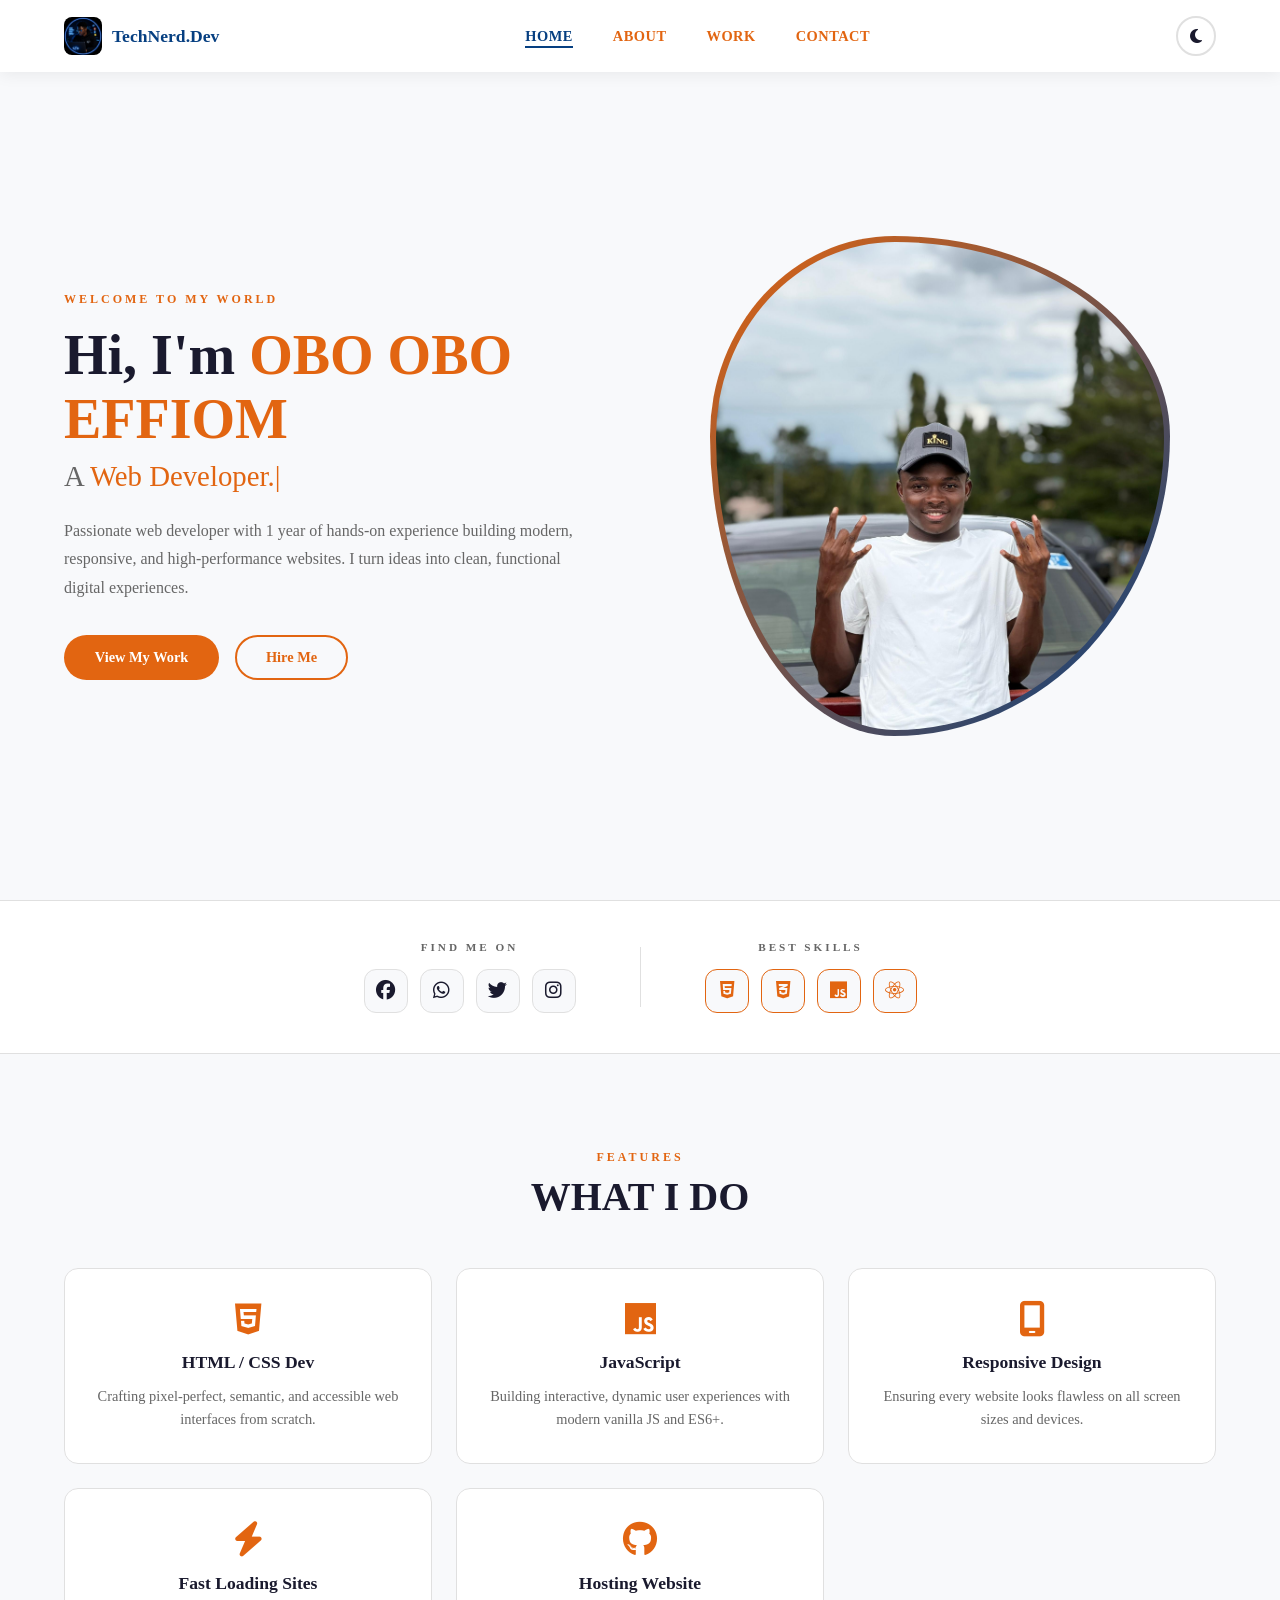
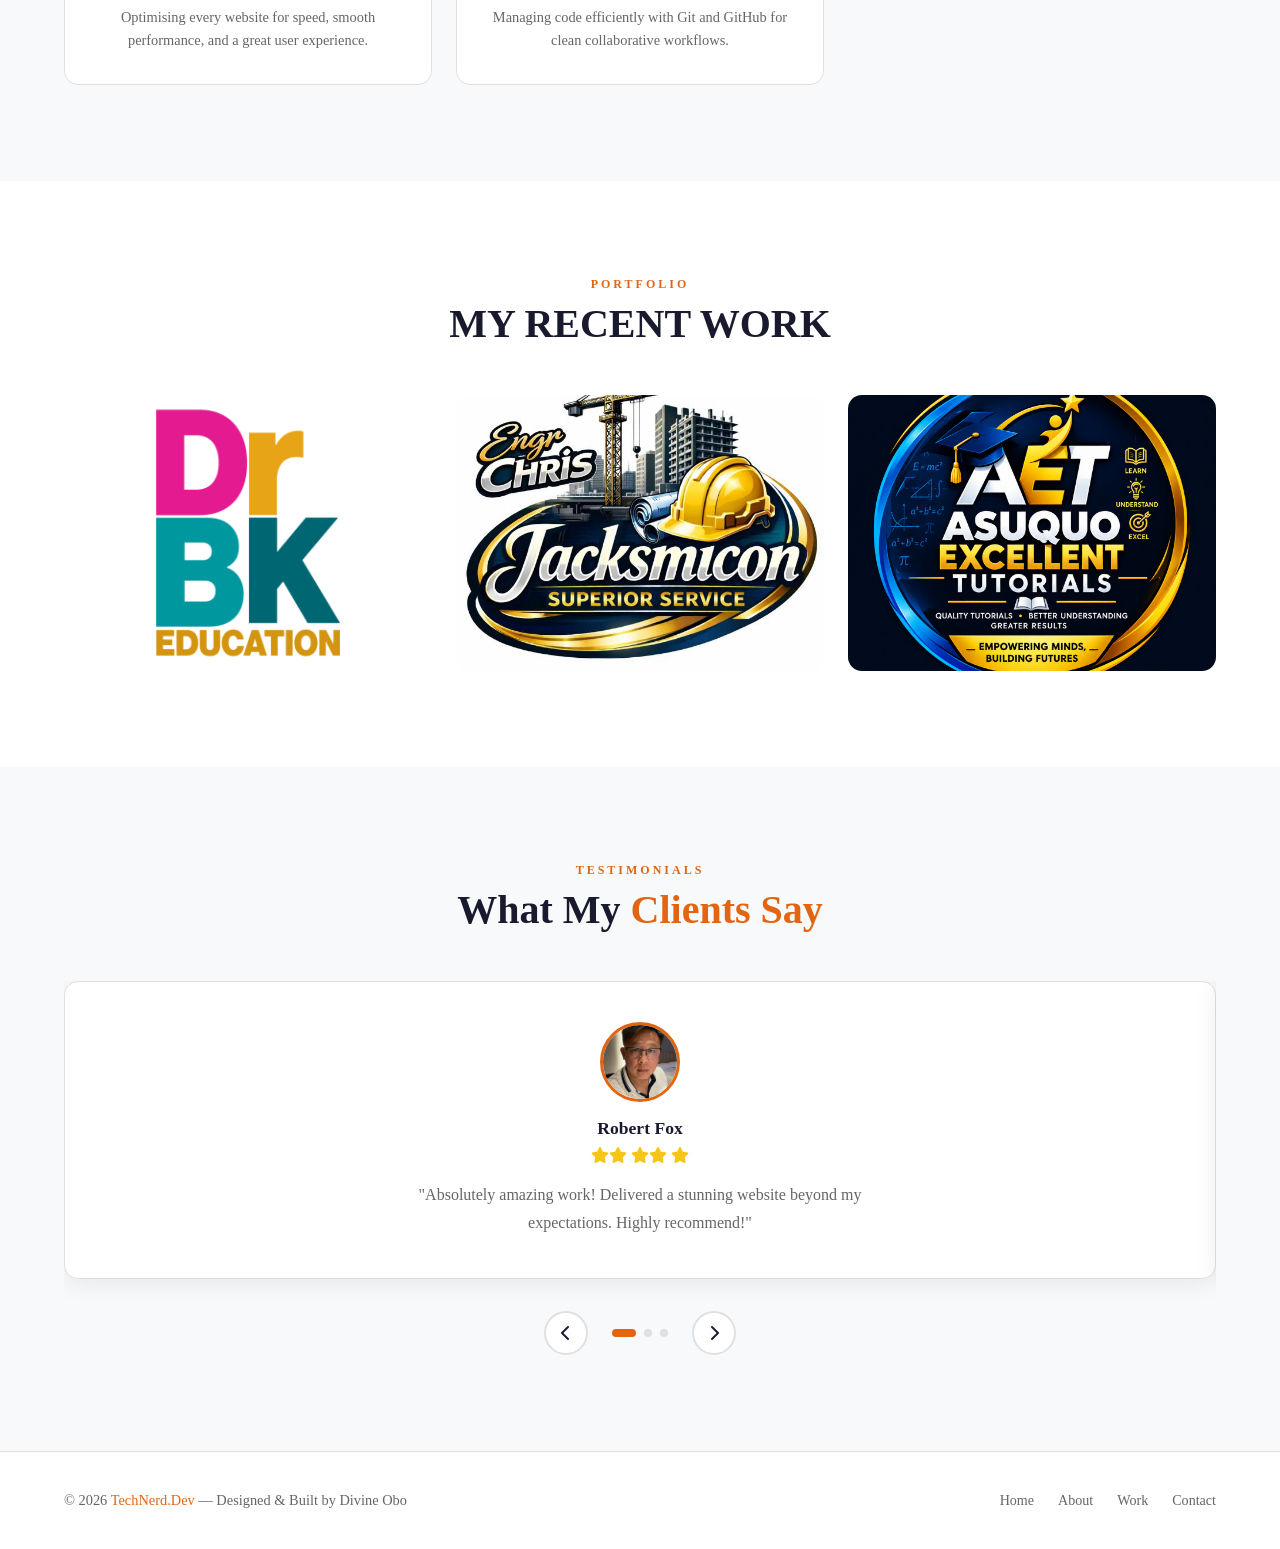
<file: index.html>
<!DOCTYPE html>
<html lang="en">
<head>
  <meta charset="UTF-8" />
<meta name="google-site-verification" content="JXdRG96TRdVevRewnj9epIP970ynhe72q2qp2mmf5t4" />
  <meta name="viewport" content="width=device-width, initial-scale=1.0" />
  <title>Deevhyne Web | Portfolio</title>
  <link rel="stylesheet" href="style.css" />
  <link rel="stylesheet" href="https://cdnjs.cloudflare.com/ajax/libs/font-awesome/6.5.0/css/all.min.css" />
</head>
<body>

  <!-- NAVBAR -->
  <nav class="navbar" id="navbar">
    <div class="nav-brand">
      <img src="deevhyne logo.png" alt="Deevhyne Web Logo" class="nav-logo" />
      <span>TechNerd.Dev</span>
    </div>
    <ul class="nav-links" id="navLinks">
      <li><a href="index.html" class="active">HOME</a></li>
      <li><a href="About.html">ABOUT</a></li>
      <li><a href="work.html">WORK</a></li>
      <li><a href="contact.html">CONTACT</a></li>
    </ul>
    <div class="nav-actions">
      <button class="theme-toggle" id="themeToggle" title="Toggle dark mode">
        <i class="fa-solid fa-moon"></i>
      </button>
      <div class="hamburger" id="hamburger">
        <span></span><span></span><span></span>
      </div>
    </div>
  </nav>

  <!-- HERO SECTION -->
  <section class="hero" id="home">
    <div class="hero-content">
      <p class="hero-tag">WELCOME TO MY WORLD</p>
      <h1>Hi, I'm <span class="accent">OBO OBO EFFIOM</span></h1>
      <h2>A <span class="accent typed" id="typedText"></span></h2>
      <p class="hero-desc">
        Passionate web developer with 1 year of hands-on experience building modern, 
        responsive, and high-performance websites. I turn ideas into clean, functional digital experiences.
      </p>
      <div class="hero-btns">
        <a href="work.html" class="btn btn-primary">View My Work</a>
        <a href="contact.html" class="btn btn-outline">Hire Me</a>
      </div>
    </div>
    <div class="hero-image">
      <div class="image-wrapper">
        <img src="divine.jpg" class="img">
      </div>
    </div>
  </section>

  <!-- SOCIAL + SKILLS STRIP -->
  <div class="strip reveal">
    <div class="strip-block">
      <h4>FIND ME ON</h4>
      <div class="social-icons">
        <a href="https://www.facebook.com/profile.php?id=100088836890065" class="soc-icon facebook"><i class="fa-brands fa-facebook"></i></a>
        <a href="https://wa.me/2347013060802" class="soc-icon whatsapp"><i class="fa-brands fa-whatsapp"></i></a>
        <a href="#" class="soc-icon twitter"><i class="fa-brands fa-twitter"></i></a>
        <a href="https://ig.me/m/technerd.dev_26" class="soc-icon instagram"><i class="fa-brands fa-instagram"></i></a>
      </div>
    </div>
    <div class="divider"></div>
    <div class="strip-block">
      <h4>BEST SKILLS</h4>
      <div class="social-icons">
        <span class="soc-icon skill"><i class="fa-brands fa-html5"></i></span>
        <span class="soc-icon skill"><i class="fa-brands fa-css3-alt"></i></span>
        <span class="soc-icon skill"><i class="fa-brands fa-js"></i></span>
        <span class="soc-icon skill"><i class="fa-brands fa-react"></i></span>
      </div>
    </div>
  </div>

  <!-- WHAT I DO -->
  <section class="services reveal" id="services">
    <div class="section-header">
      <p class="tag">FEATURES</p>
      <h2>WHAT I DO</h2>
    </div>
    <div class="services-grid">
      <div class="service-card">
        <i class="fa-brands fa-html5"></i>
        <h3>HTML / CSS Dev</h3>
        <p>Crafting pixel-perfect, semantic, and accessible web interfaces from scratch.</p>
      </div>
      <div class="service-card">
        <i class="fa-brands fa-js"></i>
        <h3>JavaScript</h3>
        <p>Building interactive, dynamic user experiences with modern vanilla JS and ES6+.</p>
      </div>
      <div class="service-card">
        <i class="fa-solid fa-mobile-screen"></i>
        <h3>Responsive Design</h3>
        <p>Ensuring every website looks flawless on all screen sizes and devices.</p>
      </div>
      <div class="service-card">
        <i class="fa-solid fa-bolt"></i>
        <h3>Fast Loading Sites</h3>
        <p>Optimising every website for speed, smooth performance, and a great user experience.</p>
      </div>
      <div class="service-card">
        <i class="fa-brands fa-github"></i>
        <h3>Hosting Website</h3>
        <p>Managing code efficiently with Git and GitHub for clean collaborative workflows.</p>
      </div>
    </div>
  </section>

  <!-- PORTFOLIO PREVIEW -->
  <section class="portfolio reveal" id="portfolio">
    <div class="section-header">
      <p class="tag">PORTFOLIO</p>
      <h2>MY RECENT WORK</h2>
    </div>
    <div class="portfolio-grid">
      <div class="portfolio-card">
        <img src="cropped-Logo-768x768.png" alt="Photography Project" />
        <div class="portfolio-overlay">
          <h3>Dr. Bk-Foundation</h3>
          <p>Non-Governmental Organisation</p>
          <a href="work.html" class="btn btn-primary">View More</a>
        </div>
      </div>
      <div class="portfolio-card">
        <img src="jackslogo.jpg" alt="Unicross Portal" />
        <div class="portfolio-overlay">
          <h3>Jacksmicon Superior Services</h3>
          <p>Construction platform interface</p>
          <a href="work.html" class="btn btn-primary">View More</a>
        </div>
      </div>
      <div class="portfolio-card">
        <img src="aet.png" alt="Music Project" />
        <div class="portfolio-overlay">
          <h3>AET Tutorials</h3>
          <p>Building confidence.Raising excellence.</p>
          <a href="work.html" class="btn btn-primary">View More</a>
        </div>
      </div>
    </div>
  </section>

  <!-- TESTIMONIALS -->
  <section class="testimonials reveal" id="testimonials">
    <div class="section-header">
      <p class="tag">TESTIMONIALS</p>
      <h2>What My <span class="accent">Clients Say</span></h2>
    </div>
    <div class="testimonial-carousel">
      <div class="testimonial-track" id="testimonialTrack">
        <div class="testimonial-card">
          <img src="17ae24891c3ccbf20a038279ce8d7a5a.jpg" alt="Robert Fox" />
          <h4>Robert Fox</h4>
          <div class="stars">
            <i class="fa-solid fa-star"></i><i class="fa-solid fa-star"></i>
            <i class="fa-solid fa-star"></i><i class="fa-solid fa-star"></i>
            <i class="fa-solid fa-star"></i>
          </div>
          <p>"Absolutely amazing work! Delivered a stunning website beyond my expectations. Highly recommend!"</p>
        </div>
        <div class="testimonial-card">
          <img src="80dc56272a7b6c8ac949b50ae8a2f2fa.jpg" alt="Kathryn Murphy" />
          <h4>Kathryn Murphy</h4>
          <div class="stars">
            <i class="fa-solid fa-star"></i><i class="fa-solid fa-star"></i>
            <i class="fa-solid fa-star"></i><i class="fa-solid fa-star"></i>
            <i class="fa-solid fa-star"></i>
          </div>
          <p>"Professional, fast, and creative. My site looks incredible and loads super fast!"</p>
        </div>
        <div class="testimonial-card">
          <img src="26a3212a20fa18c33be4158810fafef3.jpg" alt="Thiery Henry" />
          <h4>Thiery Henry</h4>
          <div class="stars">
            <i class="fa-solid fa-star"></i><i class="fa-solid fa-star"></i>>
            <i class="fa-solid fa-star"></i><i class="fa-solid fa-star"></i>
            <i class="fa-solid fa-star"></i>
          </div>
          <p>"Top-notch developer. Great communication and the end result was exactly what I envisioned."</p>
        </div>
      </div>
      <div class="carousel-controls">
        <button id="prevBtn"><i class="fa-solid fa-chevron-left"></i></button>
        <div class="dots" id="carouselDots"></div>
        <button id="nextBtn"><i class="fa-solid fa-chevron-right"></i></button>
      </div>
    </div>
  </section>

  <!-- FOOTER -->
  <footer class="footer">
    <p>© 2026 <span class="accent">TechNerd.Dev</span> — Designed & Built by Divine Obo</p>
    <div class="footer-links">
      <a href="index.html">Home</a>
      <a href="About.html">About</a>
      <a href="work.html">Work</a>
      <a href="contact.html">Contact</a>
    </div>
  </footer>

  <a href="#home" class="scroll-top" id="scrollTop"><i class="fa-solid fa-arrow-up"></i></a>

  <script src="my port.js"></script>
</body>
</html>
</file>
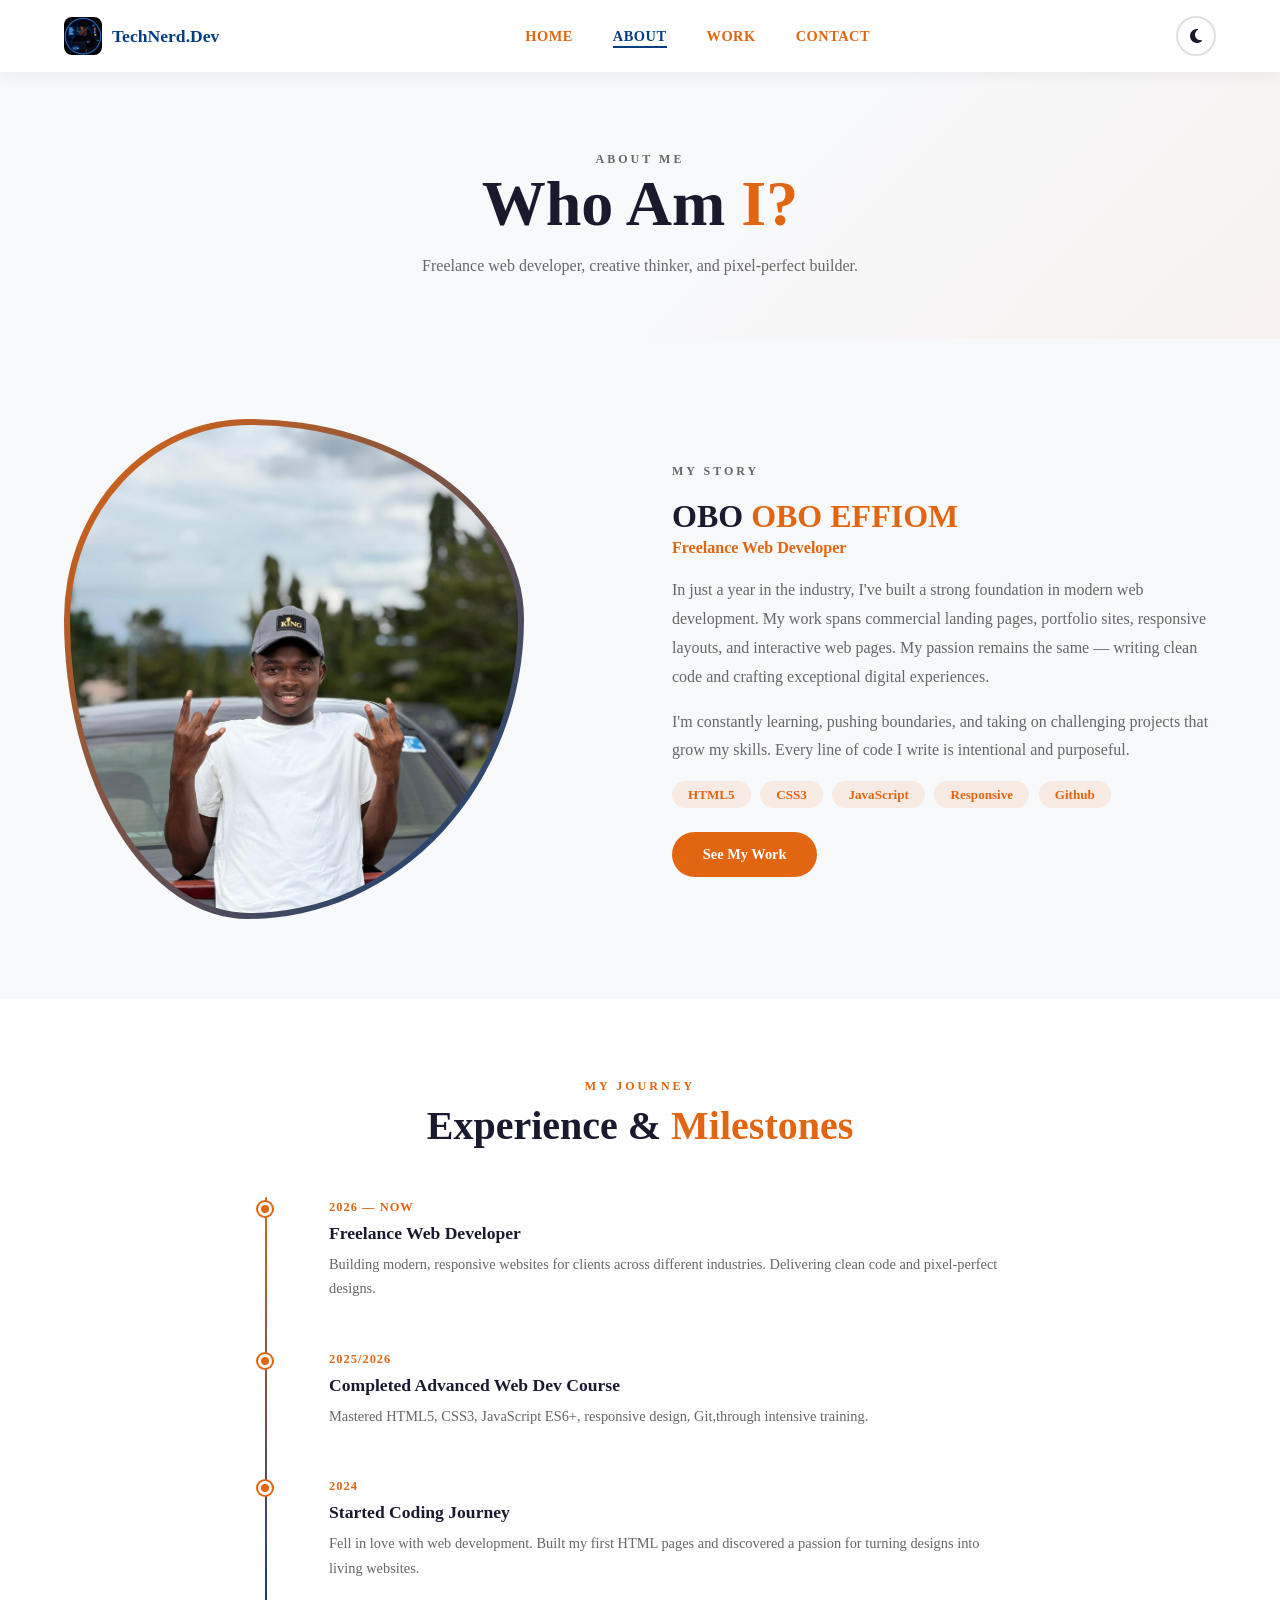
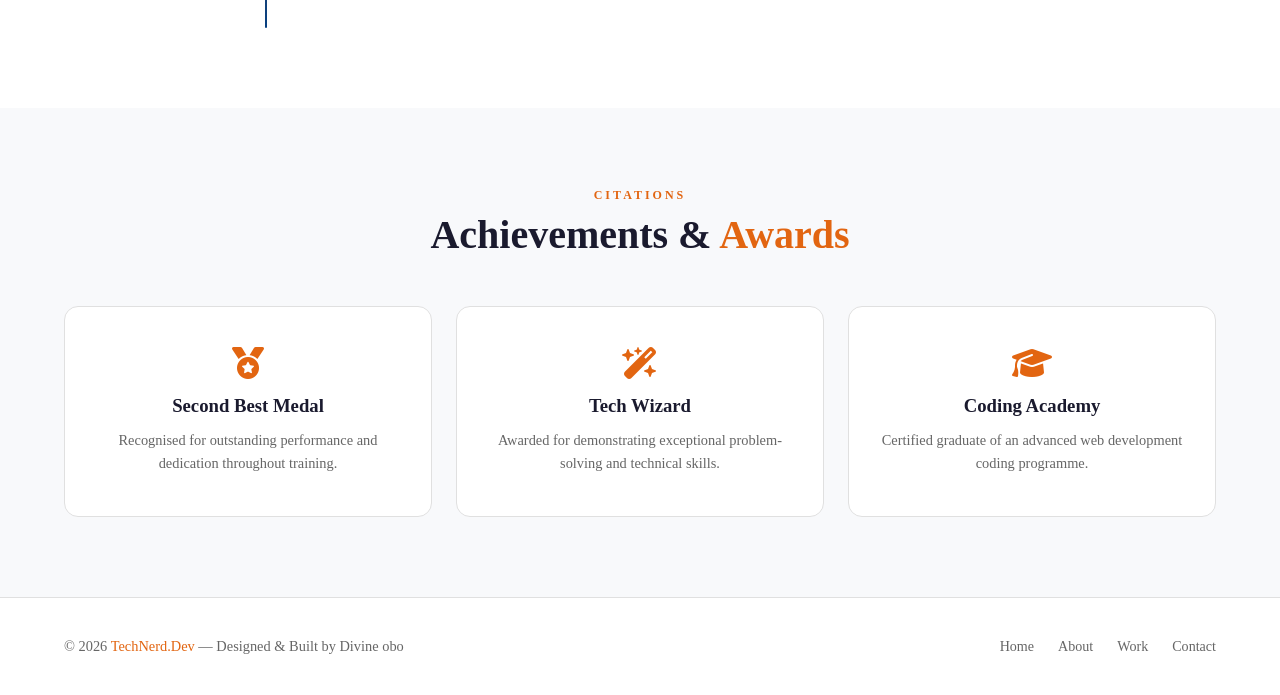
<file: About.html>
<!DOCTYPE html>
<html lang="en">
<head>
  <meta charset="UTF-8" />
  <meta name="viewport" content="width=device-width, initial-scale=1.0" />
  <title>Deevhyne Web | About</title>
  <link rel="stylesheet" href="style.css" />
  <link rel="stylesheet" href="https://cdnjs.cloudflare.com/ajax/libs/font-awesome/6.5.0/css/all.min.css" />
</head>
<body>

  <nav class="navbar" id="navbar">
    <div class="nav-brand">
      <img src="deevhyne logo.png" alt="Deevhyne Web Logo" class="nav-logo" />
      <span>TechNerd.Dev</span>
    </div>
    <ul class="nav-links" id="navLinks">
      <li><a href="index.html">HOME</a></li>
      <li><a href="About.html" class="active">ABOUT</a></li>
      <li><a href="work.html">WORK</a></li>
      <li><a href="contact.html">CONTACT</a></li>
    </ul>
    <div class="nav-actions">
      <button class="theme-toggle" id="themeToggle" title="Toggle dark mode">
        <i class="fa-solid fa-moon"></i>
      </button>
      <div class="hamburger" id="hamburger">
        <span></span><span></span><span></span>
      </div>
    </div>
  </nav>

  <section class="page-hero">
    <p class="tag">ABOUT ME</p>
    <h1>Who Am <span class="accent">I?</span></h1>
    <p>Freelance web developer, creative thinker, and pixel-perfect builder.</p>
  </section>

  <!-- BIO SECTION -->
  <section class="about-section reveal">
    <div class="about-image">
      <div class="image-wrapper">
        <img src="divine.jpg" alt="Deevhyne Obo" />
      </div>
    </div>
    <div class="about-content">
      <p class="tag">MY STORY</p>
      <h2>OBO <span class="accent">OBO EFFIOM</span></h2>
      <h4>Freelance Web Developer</h4>
      <p>
        In just a year in the industry, I've built a strong foundation in modern web development. 
        My work spans commercial landing pages, portfolio sites, responsive layouts, and interactive web pages. 
        My passion remains the same — writing clean code and crafting exceptional digital experiences.
      </p>
      <p>
        I'm constantly learning, pushing boundaries, and taking on challenging projects that grow my skills. 
        Every line of code I write is intentional and purposeful.
      </p>
      <div class="about-tags">
        <span>HTML5</span><span>CSS3</span><span>JavaScript</span>
        <span>Responsive</span><span>Github</span>
      </div>
      <a href="work.html" class="btn btn-primary" style="margin-top:1.5rem;">See My Work</a>
    </div>
  </section>

  <!-- TIMELINE -->
  <section class="timeline-section reveal">
    <div class="section-header">
      <p class="tag">MY JOURNEY</p>
      <h2>Experience & <span class="accent">Milestones</span></h2>
    </div>
    <div class="timeline">
      <div class="timeline-item">
        <div class="timeline-dot"></div>
        <div class="timeline-content">
          <span class="timeline-date">2026 — Now</span>
          <h3>Freelance Web Developer</h3>
          <p>Building modern, responsive websites for clients across different industries. Delivering clean code and pixel-perfect designs.</p>
        </div>
      </div>
      <div class="timeline-item">
        <div class="timeline-dot"></div>
        <div class="timeline-content">
          <span class="timeline-date">2025/2026</span>
          <h3>Completed Advanced Web Dev Course</h3>
          <p>Mastered HTML5, CSS3, JavaScript ES6+, responsive design, Git,through intensive training.</p>
        </div>
      </div>
      <div class="timeline-item">
        <div class="timeline-dot"></div>
        <div class="timeline-content">
          <span class="timeline-date">2024</span>
          <h3>Started Coding Journey</h3>
          <p>Fell in love with web development. Built my first HTML pages and discovered a passion for turning designs into living websites.</p>
        </div>
      </div>
    </div>
  </section>

  <!-- ACHIEVEMENTS -->
  <section class="achievements reveal">
    <div class="section-header">
      <p class="tag">CITATIONS</p>
      <h2>Achievements & <span class="accent">Awards</span></h2>
    </div>
    <div class="achieve-grid">
      <div class="achieve-card">
        <i class="fa-solid fa-medal"></i>
        <h3>Second Best Medal</h3>
        <p>Recognised for outstanding performance and dedication throughout training.</p>
      </div>
      <div class="achieve-card">
        <i class="fa-solid fa-wand-magic-sparkles"></i>
        <h3>Tech Wizard</h3>
        <p>Awarded for demonstrating exceptional problem-solving and technical skills.</p>
      </div>
      <div class="achieve-card">
        <i class="fa-solid fa-graduation-cap"></i>
        <h3>Coding Academy</h3>
        <p>Certified graduate of an advanced web development coding programme.</p>
      </div>
    </div>
  </section>

  <footer class="footer">
    <p>© 2026 <span class="accent">TechNerd.Dev</span> — Designed & Built by Divine obo</p>
    <div class="footer-links">
      <a href="index.html">Home</a>
      <a href="About.html">About</a>
      <a href="work.html">Work</a>
      <a href="contact.html">Contact</a>
    </div>
  </footer>

  <a href="#" class="scroll-top" id="scrollTop"><i class="fa-solid fa-arrow-up"></i></a>
  <script src="my port.js"></script>
</body>
</html>
</file>
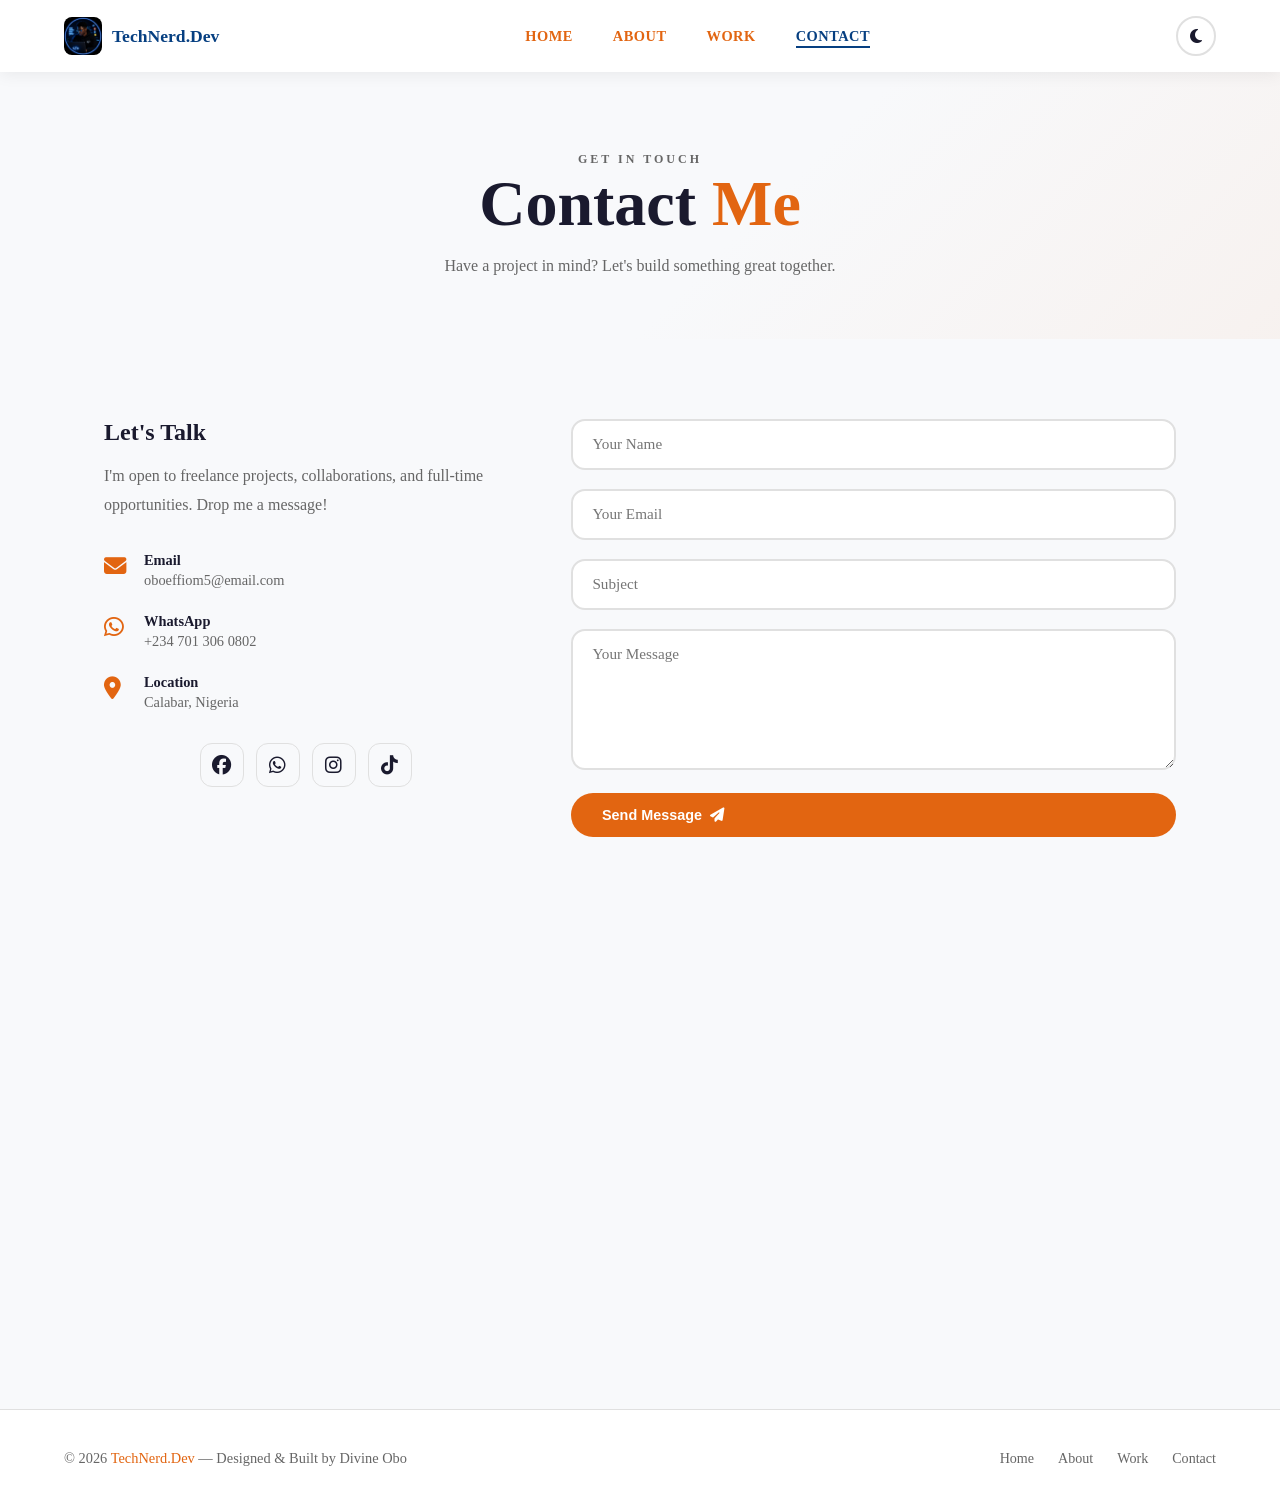
<file: contact.html>
<!DOCTYPE html>
<html lang="en">
<head>
  <meta charset="UTF-8" />
  <meta name="viewport" content="width=device-width, initial-scale=1.0" />
  <title>Deevhyne Web | Contact</title>
  <link rel="stylesheet" href="MY PORT.css" />
  <link rel="stylesheet" href="https://cdnjs.cloudflare.com/ajax/libs/font-awesome/6.5.0/css/all.min.css" />
</head>
<body>

  <nav class="navbar" id="navbar">
    <div class="nav-brand">
      <img src="deevhyne logo.png" alt="Deevhyne Web Logo" class="nav-logo" />
      <span>TechNerd.Dev</span>
    </div>
    <ul class="nav-links" id="navLinks">
      <li><a href="index.html">HOME</a></li>
      <li><a href="About.html">ABOUT</a></li>
      <li><a href="work.html">WORK</a></li>
      <li><a href="contact.html" class="active">CONTACT</a></li>
    </ul>
    <div class="nav-actions">
      <button class="theme-toggle" id="themeToggle" title="Toggle dark mode">
        <i class="fa-solid fa-moon"></i>
      </button>
      <div class="hamburger" id="hamburger">
        <span></span><span></span><span></span>
      </div>
    </div>
  </nav>

  <section class="page-hero">
    <p class="tag">GET IN TOUCH</p>
    <h1>Contact <span class="accent">Me</span></h1>
    <p>Have a project in mind? Let's build something great together.</p>
  </section>

  <section class="contact-section reveal">
    <div class="contact-info">
      <h3>Let's Talk</h3>
      <p>I'm open to freelance projects, collaborations, and full-time opportunities. Drop me a message!</p>
      <div class="contact-items">
        <div class="contact-item">
          <i class="fa-solid fa-envelope"></i>
          <div>
            <h4>Email</h4>
            <p>oboeffiom5@email.com</p>
          </div>
        </div>
        <div class="contact-item">
          <i class="fa-brands fa-whatsapp"></i>
          <div>
            <h4>WhatsApp</h4>
            <p>+234 701 306 0802</p>
          </div>
        </div>
        <div class="contact-item">
          <i class="fa-solid fa-location-dot"></i>
          <div>
            <h4>Location</h4>
            <p>Calabar, Nigeria</p>
          </div>
        </div>
      </div>
      <div class="social-icons" style="margin-top:2rem;">
        <a href="https://www.facebook.com/profile.php?id=100088836890065" class="soc-icon facebook"><i class="fa-brands fa-facebook"></i></a>
        <a href="https://wa.me/2347013060802" class="soc-icon whatsapp"><i class="fa-brands fa-whatsapp"></i></a>
        <a href="https://ig.me/m/technerd.dev_26" class="soc-icon twitter"><i class="fa-brands fa-instagram"></i></a>
        <a href="#" class="soc-icon linkedin"><i class="fa-brands fa-tiktok"></i></a>
      </div>
    </div>

    <form class="contact-form" id="contactForm">
      <div class="form-group">
        <input type="text" id="nameInput" placeholder="Your Name" required />
      </div>
      <div class="form-group">
        <input type="email" id="emailInput" placeholder="Your Email" required />
      </div>
      <div class="form-group">
        <input type="text" id="subjectInput" placeholder="Subject" />
      </div>
      <div class="form-group">
        <textarea id="messageInput" rows="6" placeholder="Your Message" required></textarea>
      </div>
      <button type="submit" class="btn btn-primary">
        <a href="">Send Message </a><i class="fa-solid fa-paper-plane"></i>
      </button>
      <p class="form-status" id="formStatus"></p>
    </form>
  </section>
  <iframe src="https://www.google.com/maps/embed?pb=!1m18!1m12!1m3!1d127213.66684902804!2d8.251215794857043!3d4.867889089852223!2m3!1f0!2f0!3f0!3m2!1i1024!2i768!4f13.1!3m3!1m2!1s0x106785147fa344d5%3A0xf2bae41ef7a1b6db!2sCalabar%20South%2C%20Cross%20River!5e0!3m2!1sen!2sng!4v1790431746924!5m2!1sen!2sng" width="400" height="450" style="border:0;" allowfullscreen="" loading="lazy" referrerpolicy="strict-origin-when-cross-origin"></iframe>
  <footer class="footer">
    <p>© 2026 <span class="accent">TechNerd.Dev</span> — Designed & Built by Divine Obo</p>
    <div class="footer-links">
      <a href="index.html">Home</a>
      <a href="About.html">About</a>
      <a href="work.html">Work</a>
      <a href="contact.html">Contact</a>
    </div>
  </footer>

  <a href="#" class="scroll-top" id="scrollTop"><i class="fa-solid fa-arrow-up"></i></a>
  <script src="my port.js"></script>
</body>
</html>
</file>
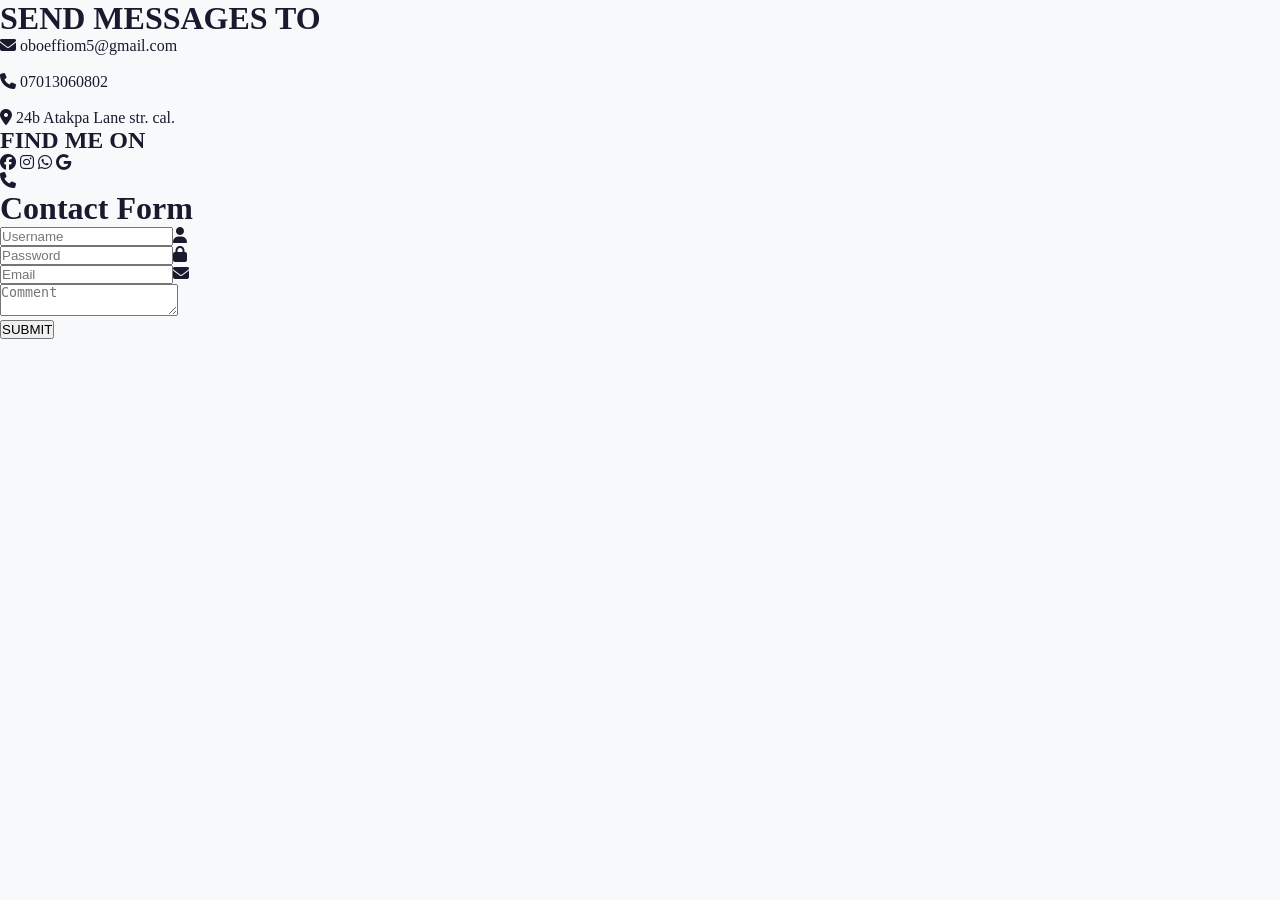
<file: practice.html>
<!DOCTYPE html>
<html lang="en">
<head>
    <meta charset="UTF-8">
    <meta name="viewport" content="width=device-width, initial-scale=1.0">
    <link rel="stylesheet" href="style.css">
    <link
      rel="stylesheet"
      href="https://cdnjs.cloudflare.com/ajax/libs/font-awesome/6.5.0/css/all.min.css"
    />
    <title>FORM</title>
</head>
<body>
    <div class="info">
        <div class="send-message">
            <h1>SEND <span>MESSAGES</span> TO</h1>
            <div class="icon">
                <i class="fa-solid fa-envelope"></i> oboeffiom5@gmail.com <br><br>
                <i class="fa-solid fa-phone"></i>    07013060802 <br><br>
                <i class="fa-solid fa-location-dot"></i> 24b Atakpa Lane str. cal.
            </div>
        </div>
        <div class="social">
            <h2>FIND <span>ME</span> ON</h2>
            <div class="real-icon">
                <i class="fa-brands fa-facebook"></i>
            <i class="fa-brands fa-instagram"></i>
            <i class="fa-brands fa-whatsapp"></i>
            <i class="fa-brands fa-google"></i>
            </div>
        </div>
    </div>
    <form action="">
        <i class="fa-solid fa-phone" id="main-logo"></i>
        <h1>Contact <span>Form</span> </h1>
        <div class="input-box">
            <input type="text" placeholder="Username" required><i class="fa-solid fa-user" id="logo"></i></div>
        <p>
        <div class="input-box">
            <input type="password" placeholder="Password" required><i class="fa-solid fa-lock" id="logo"></i>
        </div>
        <p></p>
        <div class="input-box">
            <input type="email" placeholder="Email" required><i class="fa-solid fa-envelope" id="logo"></i>
        </div>
        <p></p>
        <textarea name="" id="" placeholder="Comment"></textarea>
        <p></p>
        <input type="submit" value="SUBMIT" id="submit">
    </form>
</body>
</html>
</file>
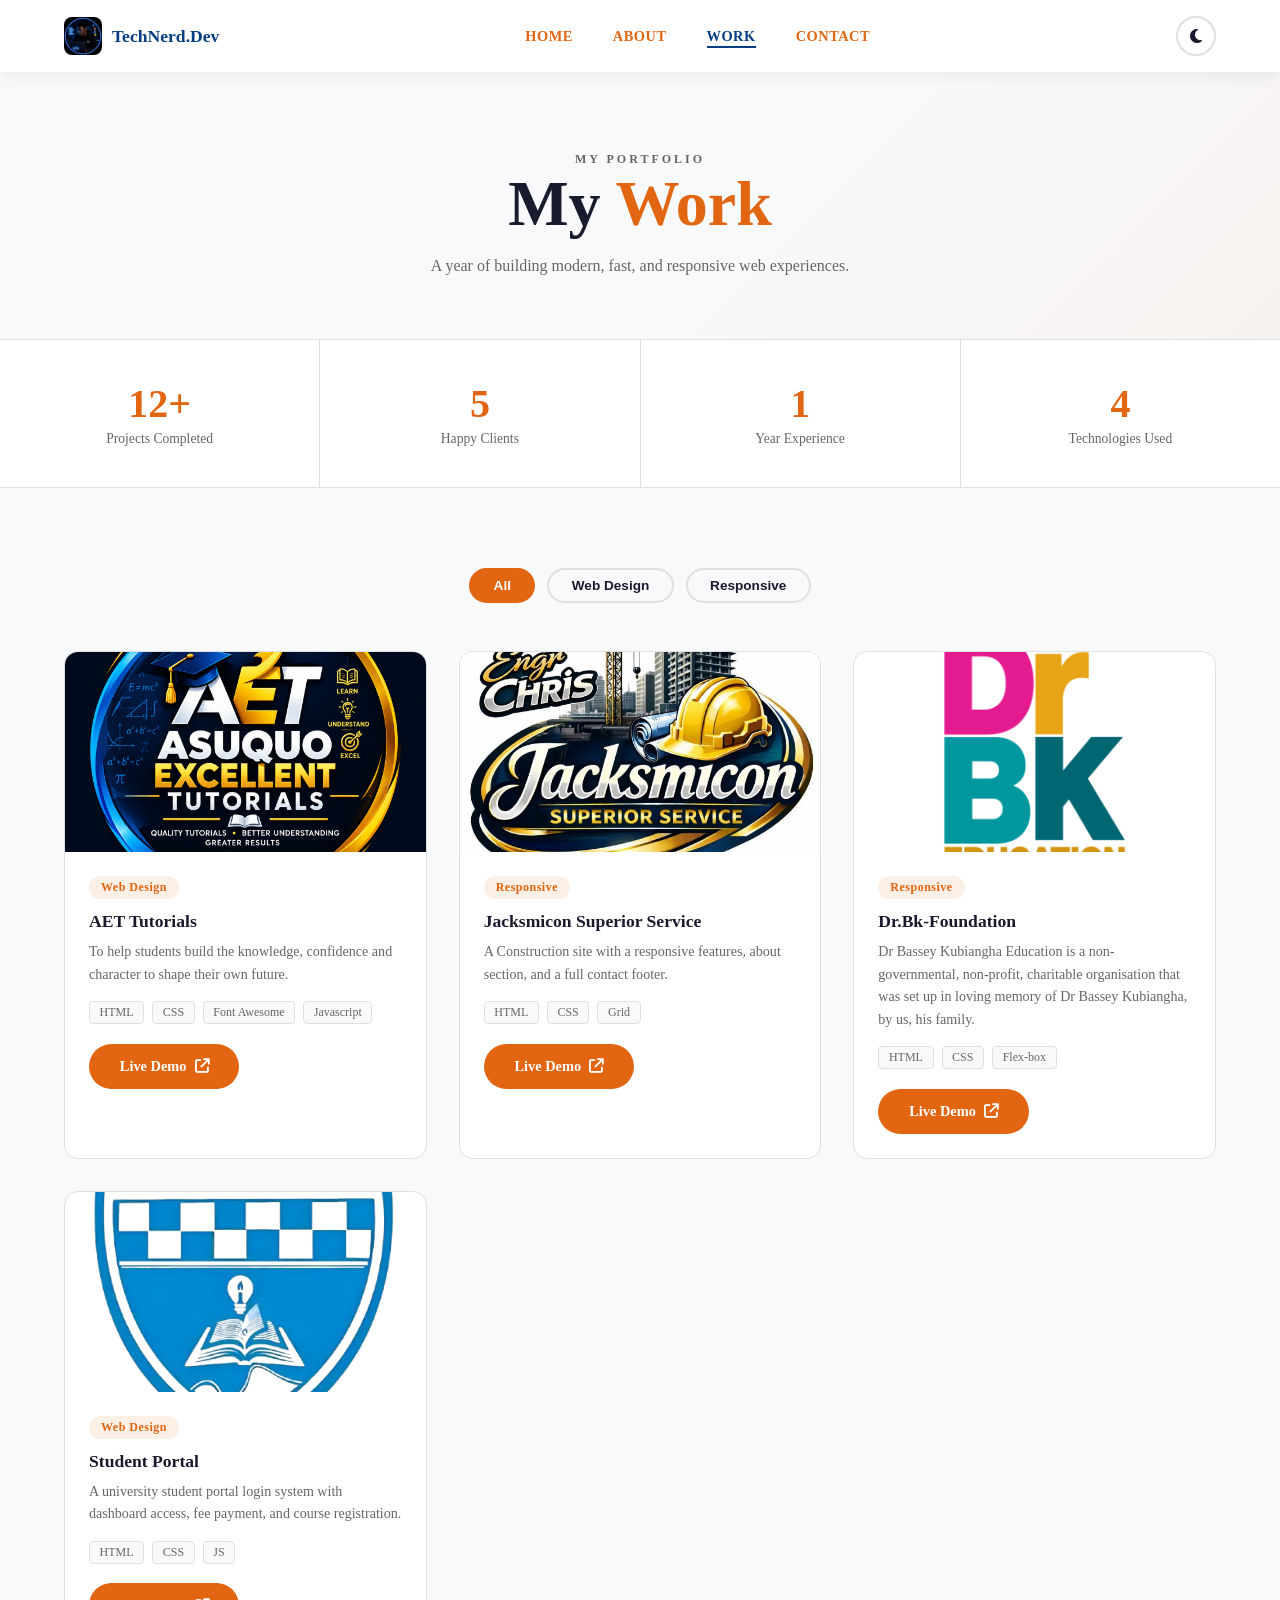
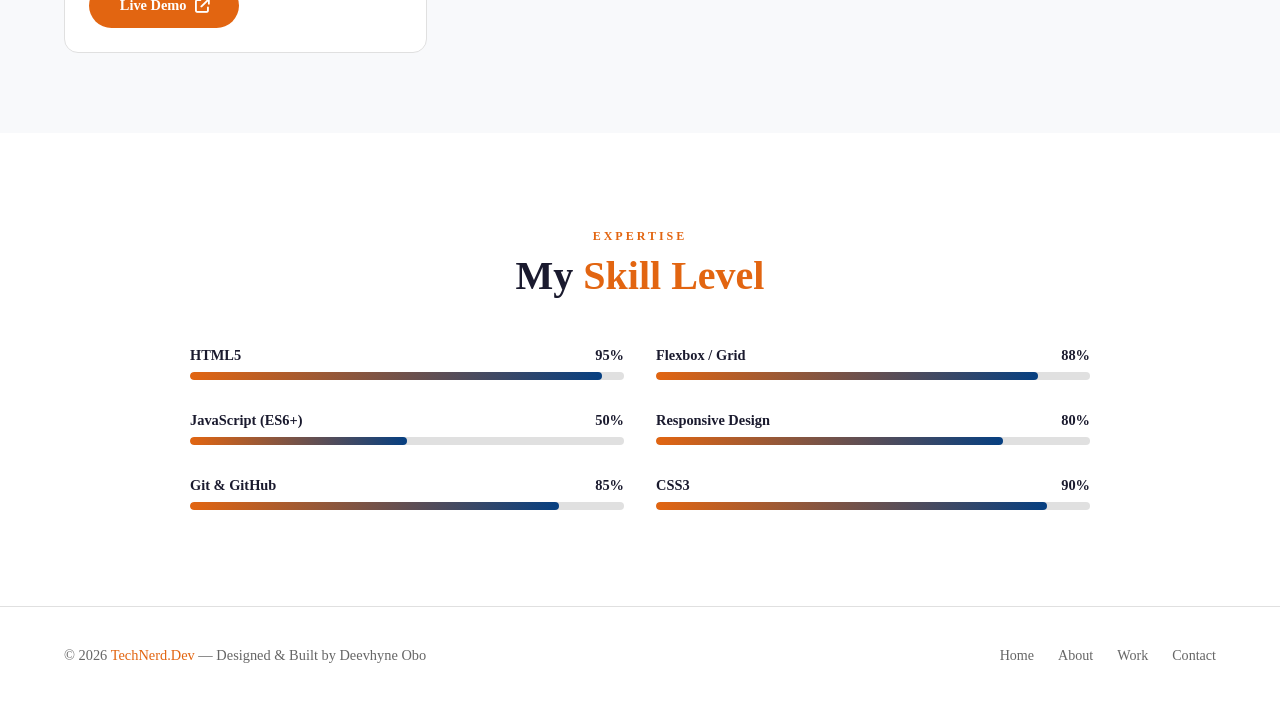
<file: work.html>
<!DOCTYPE html>
<html lang="en">
<head>
  <meta charset="UTF-8" />
  <meta name="viewport" content="width=device-width, initial-scale=1.0" />
  <title>Deevhyne Web | Work</title>
  <link rel="stylesheet" href="style.css" />
  <link rel="stylesheet" href="https://cdnjs.cloudflare.com/ajax/libs/font-awesome/6.5.0/css/all.min.css" />
</head>
<body>

  <nav class="navbar" id="navbar">
    <div class="nav-brand">
      <img src="deevhyne logo.png" alt="Deevhyne Web Logo" class="nav-logo" />
      <span>TechNerd.Dev</span>
    </div>
    <ul class="nav-links" id="navLinks">
      <li><a href="index.html">HOME</a></li>
      <li><a href="About.html">ABOUT</a></li>
      <li><a href="work.html" class="active">WORK</a></li>
      <li><a href="contact.html">CONTACT</a></li>
    </ul>
    <div class="nav-actions">
      <button class="theme-toggle" id="themeToggle" title="Toggle dark mode">
        <i class="fa-solid fa-moon"></i>
      </button>
      <div class="hamburger" id="hamburger">
        <span></span><span></span><span></span>
      </div>
    </div>
  </nav>

  <!-- PAGE HERO -->
  <section class="page-hero">
    <p class="tag">MY PORTFOLIO</p>
    <h1>My <span class="accent">Work</span></h1>
    <p>A year of building modern, fast, and responsive web experiences.</p>
  </section>

  <!-- STATS -->
  <div class="stats-bar reveal">
    <div class="stat">
      <h2 class="counter" data-target="12">0</h2>
      <p>Projects Completed</p>
    </div>
    <div class="stat">
      <h2 class="counter" data-target="5">0</h2>
      <p>Happy Clients</p>
    </div>
    <div class="stat">
      <h2 class="counter" data-target="1">0</h2>
      <p>Year Experience</p>
    </div>
    <div class="stat">
      <h2 class="counter" data-target="4">0</h2>
      <p>Technologies Used</p>
    </div>
  </div>

  <!-- FILTER TABS -->
  <section class="work-section reveal">
    <div class="filter-tabs">
      <button class="filter-btn active" data-filter="all">All</button>
      <button class="filter-btn" data-filter="web">Web Design</button>
      <button class="filter-btn" data-filter="responsive">Responsive</button>
    </div>

    <div class="work-grid" id="workGrid">

      <div class="work-card" data-category="web">
        <img src="aet.png" alt="Soundwave Music App" />
        <div class="work-info">
          <span class="work-tag">Web Design</span>
          <h3>AET Tutorials</h3>
          <p>To help students build the knowledge, confidence and character to shape their own future.</p>
          <div class="work-stack">
            <span>HTML</span><span>CSS</span><span>Font Awesome</span><span>Javascript</span>
          </div>
          <a href="https://aet-tutorials.netlify.app/" target="_blank" class="btn btn-primary">Live Demo <i class="fa-solid fa-arrow-up-right-from-square"></i></a>
        </div>
      </div>

      <div class="work-card" data-category="ui">
        <img src="jackslogo.jpg" alt="Lenscraft Photography" />
        <div class="work-info">
          <span class="work-tag">Responsive</span>
          <h3>Jacksmicon Superior Service</h3>
          <p>A Construction site with a responsive features, about section, and a full contact footer.</p>
          <div class="work-stack">
            <span>HTML</span><span>CSS</span><span>Grid</span>
          </div>
          <a href="https://jacksmicon-superior-services.netlify.app/" target="_blank" class="btn btn-primary">Live Demo <i class="fa-solid fa-arrow-up-right-from-square"></i></a>
        </div>
      </div>

      <div class="work-card" data-category="responsive">
        <img src="cropped-Logo-768x768.png" alt="Premier League Table" />
        <div class="work-info">
          <span class="work-tag">Responsive</span>
          <h3>Dr.Bk-Foundation</h3>
          <p>Dr Bassey Kubiangha Education is a non-governmental, non-profit, charitable organisation that was set up in loving memory of Dr Bassey Kubiangha, by us, his family.</p>
          <div class="work-stack">
            <span>HTML</span><span>CSS</span><span>Flex-box</span>
          </div>
          <a href="https://drbk-foundation.netlify.app/" target="_blank" class="btn btn-primary">Live Demo <i class="fa-solid fa-arrow-up-right-from-square"></i></a>
        </div>
      </div>

      <div class="work-card" data-category="web">
        <img src="unicross.webp" alt="UniCross Portal" />
        <div class="work-info">
          <span class="work-tag">Web Design</span>
          <h3>Student Portal</h3>
          <p>A university student portal login system with dashboard access, fee payment, and course registration.</p>
          <div class="work-stack">
            <span>HTML</span><span>CSS</span><span>JS</span>
          </div>
          <a href="https://oboeffiom5-byte.github.io/unicross-portal.edu.login" target="_blank" class="btn btn-primary">Live Demo <i class="fa-solid fa-arrow-up-right-from-square"></i></a>
        </div>
      </div>
    </div>
  </section>

  <!-- SKILLS PROGRESS -->
  <section class="skills-section reveal">
    <div class="section-header">
      <p class="tag">EXPERTISE</p>
      <h2>My <span class="accent">Skill Level</span></h2>
    </div>
    <div class="skills-grid">
      <div class="skill-item">
        <div class="skill-label"><span>HTML5</span><span>95%</span></div>
        <div class="skill-bar"><div class="skill-fill" data-width="95"></div></div>
      </div>
      <div class="skill-item">
        <div class="skill-label"><span>Flexbox / Grid</span><span>88%</span></div>
        <div class="skill-bar"><div class="skill-fill" data-width="88"></div></div>
      </div>
      <div class="skill-item">
        <div class="skill-label"><span>JavaScript (ES6+)</span><span>50%</span></div>
        <div class="skill-bar"><div class="skill-fill" data-width="50"></div></div>
      </div>
      <div class="skill-item">
        <div class="skill-label"><span>Responsive Design</span><span>80%</span></div>
        <div class="skill-bar"><div class="skill-fill" data-width="80"></div></div>
      </div>
      <div class="skill-item">
        <div class="skill-label"><span>Git & GitHub</span><span>85%</span></div>
        <div class="skill-bar"><div class="skill-fill" data-width="85"></div></div>
      </div>
      <div class="skill-item">
        <div class="skill-label"><span>CSS3</span><span>90%</span></div>
        <div class="skill-bar"><div class="skill-fill" data-width="90"></div></div>
      </div>
    </div>
  </section>

  <footer class="footer">
    <p>© 2026 <span class="accent">TechNerd.Dev</span> — Designed & Built by Deevhyne Obo</p>
    <div class="footer-links">
      <a href="index.html">Home</a>
      <a href="About.html">About</a>
      <a href="work.html">Work</a>
      <a href="contact.html">Contact</a>
    </div>
  </footer>

  <a href="#" class="scroll-top" id="scrollTop"><i class="fa-solid fa-arrow-up"></i></a>
  <script src="my port.js"></script>
</body>
</html>
</file>
<file: style.css>
/* ===== DESIGN TOKENS ===== */
:root {
  --accent: #e26511;
  --accent-hover: #c9530d;
  --blue: #063f81;
  --bg: #f8f9fb;
  --bg2: #ffffff;
  --text: #1a1a2e;
  --text-muted: #666;
  --border: #e0e0e0;
  --card-shadow: 0 4px 24px rgba(0,0,0,0.08);
  --nav-h: 72px;
  --radius: 14px;
  --transition: 0.3s ease;
}

[data-theme="dark"] {
  --bg: #0d0d1a;
  --bg2: #161628;
  --text: #f0f0f0;
  --text-muted: #aaa;
  --border: #2a2a45;
  --card-shadow: 0 4px 24px rgba(0,0,0,0.4);
}

/* ===== RESET ===== */
*, *::before, *::after {
  margin: 0; padding: 0; box-sizing: border-box;
}
html { scroll-behavior: smooth; }

body {
  font-family: Bahnschrift;
  background: var(--bg);
  color: var(--text);
  transition: background var(--transition), color var(--transition);
  overflow-x: hidden;
}

a { text-decoration: none; color: inherit; }
img { max-width: 100%; display: block; }
ul { list-style: none; }

/* ===== UTILITY ===== */
.accent { color: var(--accent); }
.tag {
  font-size: 0.75rem;
  font-weight: 700;
  letter-spacing: 3px;
  color: var(--accent);
  text-transform: uppercase;
  margin-bottom: 0.5rem;
}
.section-header {
  text-align: center;
  margin-bottom: 3rem;
}
.section-header h2 {
  font-size: clamp(1.8rem, 4vw, 2.5rem);
  font-weight: 800;
}

/* ===== BUTTONS ===== */
.btn {
  display: inline-flex;
  align-items: center;
  gap: 0.5rem;
  padding: 0.75rem 1.8rem;
  border-radius: 50px;
  font-weight: 700;
  font-size: 0.9rem;
  cursor: pointer;
  transition: var(--transition);
  border: 2px solid transparent;
}
.btn-primary {
  background: var(--accent);
  color: #fff;
}
.btn-primary:hover {
  background: var(--accent-hover);
  transform: translateY(-2px);
  box-shadow: 0 8px 20px rgba(226,101,17,0.35);
}
.btn-outline {
  border-color: var(--accent);
  color: var(--accent);
  background: transparent;
}
.btn-outline:hover {
  background: var(--accent);
  color: #fff;
  transform: translateY(-2px);
}

/* ===== NAVBAR ===== */
.navbar {
  position: fixed;
  top: 0; left: 0; right: 0;
  height: var(--nav-h);
  display: flex;
  align-items: center;
  justify-content: space-between;
  padding: 0 5%;
  background: var(--bg2);
  box-shadow: 0 2px 16px rgba(0,0,0,0.07);
  z-index: 1000;
  transition: background var(--transition);
}
.navbar.scrolled {
  box-shadow: 0 4px 20px rgba(0,0,0,0.12);
}
.nav-brand {
  display: flex;
  align-items: center;
  gap: 10px;
  font-weight: 800;
  font-size: 1.1rem;
  color: var(--blue);
}
.nav-brand i { font-size: 1.8rem; color: var(--accent); }
.nav-logo {
  width: 38px;
  height: 38px;
  min-width: 38px;
  object-fit: contain;
  border-radius: 8px;
  display: inline-block;
}

.nav-links {
  display: flex;
  gap: 2.5rem;
}
.nav-links a {
  font-weight: 700;
  font-size: 0.9rem;
  letter-spacing: 0.5px;
  color: var(--accent);
  position: relative;
  padding-bottom: 4px;
}
.nav-links a::after {
  content: '';
  position: absolute;
  bottom: 0; left: 0;
  width: 0; height: 2px;
  background: var(--blue);
  transition: width var(--transition);
}
.nav-links a:hover::after,
.nav-links a.active::after { width: 100%; }
.nav-links a.active,
.nav-links a:hover { color: var(--blue); }

.nav-actions {
  display: flex;
  align-items: center;
  gap: 1rem;
}
.theme-toggle {
  background: none;
  border: 2px solid var(--border);
  border-radius: 50%;
  width: 40px; height: 40px;
  cursor: pointer;
  font-size: 1rem;
  color: var(--text);
  display: flex; align-items: center; justify-content: center;
  transition: var(--transition);
}
.theme-toggle:hover { border-color: var(--accent); color: var(--accent); }

.hamburger {
  display: none;
  flex-direction: column;
  gap: 5px;
  cursor: pointer;
  padding: 4px;
}
.hamburger span {
  display: block;
  width: 24px; height: 2px;
  background: var(--text);
  border-radius: 2px;
  transition: var(--transition);
}
.hamburger.open span:nth-child(1) { transform: rotate(45deg) translate(5px, 5px); }
.hamburger.open span:nth-child(2) { opacity: 0; }
.hamburger.open span:nth-child(3) { transform: rotate(-45deg) translate(5px, -5px); }

/* ===== HERO ===== */
.hero {
  min-height: 100vh;
  padding: calc(var(--nav-h) + 4rem) 5% 4rem;
  display: grid;
  grid-template-columns: 1fr 1fr;
  align-items: center;
  gap: 3rem;
  max-width: 1300px;
  margin: 0 auto;
}
.hero-content { animation: slideInLeft 0.8s ease both; }
.hero-tag {
  font-size: 0.75rem;
  font-weight: 700;
  letter-spacing: 3px;
  color: var(--accent);
  text-transform: uppercase;
  margin-bottom: 1rem;
}
.hero-content h1 {
  font-size: clamp(2.2rem, 5vw, 3.5rem);
  font-weight: 900;
  line-height: 1.15;
  margin-bottom: 0.5rem;
}
.hero-content h2 {
  font-size: clamp(1.2rem, 2.5vw, 1.8rem);
  font-weight: 500;
  margin-bottom: 1.5rem;
  color: var(--text-muted);
}
.typed::after {
  content: '|';
  animation: blink 0.7s infinite;
  color: var(--accent);
}
@keyframes blink { 50% { opacity: 0; } }

.hero-desc {
  color: var(--text-muted);
  line-height: 1.8;
  max-width: 520px;
  margin-bottom: 2rem;
}
.hero-btns { display: flex; gap: 1rem; flex-wrap: wrap; }

.hero-image {
  display: flex;
  justify-content: center;
  animation: slideInRight 0.8s ease both;
}
.image-wrapper {
  position: relative;
  width: 460px; height: 500px;
  border-radius: 40% 60% 60% 40% / 40% 40% 60% 60%;
  background: linear-gradient(135deg, var(--accent) 0%, var(--blue) 100%);
  padding: 6px;
  animation: morphBlob 8s ease-in-out infinite;
}
.img{
  object-fit: cover;
  height: 100%;
  width: 100%;
}
@keyframes morphBlob {
  0%,100% { border-radius: 40% 60% 60% 40% / 40% 40% 60% 60%; }
  50% { border-radius: 60% 40% 40% 60% / 60% 60% 40% 40%; }
}
.image-wrapper img {
  width: 100%; height: 100%;
  object-fit: cover;
  border-radius: inherit;
  image-rendering: -webkit-optimize-contrast;
  image-rendering: crisp-edges;
  filter: contrast(1.05) brightness(1.02) sharpen(1);
}

/* ===== STRIP ===== */
.strip {
  display: flex;
  align-items: center;
  justify-content: center;
  gap: 4rem;
  padding: 2.5rem 5%;
  background: var(--bg2);
  border-top: 1px solid var(--border);
  border-bottom: 1px solid var(--border);
  flex-wrap: wrap;
}
.strip-block { text-align: center; }
.strip-block h4 {
  font-size: 0.7rem;
  letter-spacing: 3px;
  color: var(--text-muted);
  margin-bottom: 1rem;
  text-transform: uppercase;
}
.divider {
  width: 1px; height: 60px;
  background: var(--border);
}
.social-icons {
  display: flex;
  gap: 0.75rem;
  flex-wrap: wrap;
  justify-content: center;
}
.soc-icon {
  width: 44px; height: 44px;
  border-radius: 12px;
  display: flex; align-items: center; justify-content: center;
  font-size: 1.2rem;
  background: var(--bg);
  border: 1px solid var(--border);
  cursor: pointer;
  transition: var(--transition);
  color: var(--text);
}
.soc-icon:hover, .soc-icon.skill { color: var(--accent); border-color: var(--accent); }
.facebook:hover { color: #1877f2; border-color: #1877f2; }
.whatsapp:hover { color: #25d366; border-color: #25d366; }
.twitter:hover { color: #1da1f2; border-color: #1da1f2; }
.linkedin:hover { color: #0077b5; border-color: #0077b5; }

/* ===== SERVICES ===== */
.services {
  padding: 6rem 5%;
  max-width: 1300px;
  margin: 0 auto;
}
.services-grid {
  display: grid;
  grid-template-columns: repeat(3, 1fr);
  gap: 1.5rem;
}
.service-card {
  background: var(--bg2);
  border: 1px solid var(--border);
  border-radius: var(--radius);
  padding: 2rem;
  text-align: center;
  transition: var(--transition);
  cursor: default;
}
.service-card:hover {
  transform: translateY(-8px);
  box-shadow: var(--card-shadow);
  border-color: var(--accent);
}
.services-grid:hover .service-card { opacity: 0.5; }
.services-grid:hover .service-card:hover { opacity: 1; }
.service-card i {
  font-size: 2.2rem;
  color: var(--accent);
  margin-bottom: 1rem;
  display: block;
}
.service-card h3 { font-size: 1.1rem; margin-bottom: 0.75rem; }
.service-card p { color: var(--text-muted); font-size: 0.9rem; line-height: 1.6; }

/* ===== PORTFOLIO ===== */
.portfolio {
  padding: 6rem 5%;
  background: var(--bg2);
}
.portfolio-grid {
  display: grid;
  grid-template-columns: repeat(3, 1fr);
  gap: 1.5rem;
  max-width: 1300px;
  margin: 0 auto;
}
.portfolio-card {
  position: relative;
  border-radius: var(--radius);
  overflow: hidden;
  aspect-ratio: 4/3;
}
.portfolio-card img {
  width: 100%; height: 100%;
  object-fit: cover;
  transition: transform 0.5s ease;
}
.portfolio-card:hover img { transform: scale(1.08); }
.portfolio-overlay {
  position: absolute;
  inset: 0;
  background: linear-gradient(to top, rgba(6,63,129,0.9) 0%, transparent 60%);
  display: flex;
  flex-direction: column;
  justify-content: flex-end;
  padding: 1.5rem;
  opacity: 0;
  transition: opacity var(--transition);
}
.portfolio-card:hover .portfolio-overlay { opacity: 1; }
.portfolio-overlay h3 { color: #fff; margin-bottom: 0.25rem; }
.portfolio-overlay p { color: rgba(255,255,255,0.8); font-size: 0.85rem; margin-bottom: 1rem; }

/* ===== TESTIMONIALS ===== */
.testimonials {
  padding: 6rem 5%;
  max-width: 1300px;
  margin: 0 auto;
}
.testimonial-carousel { position: relative; overflow: hidden; }
.testimonial-track {
  display: flex;
  transition: transform 0.5s ease;
}
.testimonial-card {
  min-width: 100%;
  background: var(--bg2);
  border: 1px solid var(--border);
  border-radius: var(--radius);
  padding: 2.5rem;
  text-align: center;
  box-shadow: var(--card-shadow);
}
.testimonial-card img {
  width: 80px; height: 80px;
  border-radius: 50%;
  object-fit: cover;
  margin: 0 auto 1rem;
  border: 3px solid var(--accent);
}
.testimonial-card h4 { font-size: 1.1rem; margin-bottom: 0.5rem; }
.stars { color: #f5c518; margin-bottom: 1rem; font-size: 1rem; }
.testimonial-card p { color: var(--text-muted); line-height: 1.8; max-width: 500px; margin: 0 auto; }
.carousel-controls {
  display: flex;
  align-items: center;
  justify-content: center;
  gap: 1.5rem;
  margin-top: 2rem;
}
.carousel-controls button {
  background: var(--bg2);
  border: 2px solid var(--border);
  border-radius: 50%;
  width: 44px; height: 44px;
  cursor: pointer;
  font-size: 1rem;
  color: var(--text);
  transition: var(--transition);
  display: flex; align-items: center; justify-content: center;
}
.carousel-controls button:hover {
  background: var(--accent);
  color: #fff;
  border-color: var(--accent);
}
.dots { display: flex; gap: 8px; }
.dot {
  width: 8px; height: 8px;
  border-radius: 50%;
  background: var(--border);
  transition: var(--transition);
  cursor: pointer;
}
.dot.active { background: var(--accent); width: 24px; border-radius: 4px; }

/* ===== PAGE HERO ===== */
.page-hero {
  padding: calc(var(--nav-h) + 5rem) 5% 4rem;
  text-align: center;
  background: linear-gradient(135deg, var(--bg) 60%, rgba(226,101,17,0.05) 100%);
}
.page-hero h1 {
  font-size: clamp(2.5rem, 6vw, 4rem);
  font-weight: 900;
  margin-bottom: 1rem;
}
.page-hero p { color: var(--text-muted); max-width: 500px; margin: 0 auto; }

/* ===== STATS BAR ===== */
.stats-bar {
  display: grid;
  grid-template-columns: repeat(4, 1fr);
  gap: 1px;
  background: var(--border);
  border-top: 1px solid var(--border);
  border-bottom: 1px solid var(--border);
}
.stat {
  background: var(--bg2);
  padding: 2.5rem 1rem;
  text-align: center;
}
.stat h2 {
  font-size: 2.5rem;
  font-weight: 900;
  color: var(--accent);
}
.stat p { color: var(--text-muted); font-size: 0.85rem; margin-top: 0.25rem; }

/* ===== WORK PAGE ===== */
.work-section {
  padding: 5rem 5%;
  max-width: 1300px;
  margin: 0 auto;
}
.filter-tabs {
  display: flex;
  gap: 0.75rem;
  margin-bottom: 3rem;
  flex-wrap: wrap;
  justify-content: center;
}
.filter-btn {
  padding: 0.5rem 1.4rem;
  border-radius: 50px;
  border: 2px solid var(--border);
  background: none;
  color: var(--text);
  font-weight: 600;
  font-size: 0.85rem;
  cursor: pointer;
  transition: var(--transition);
}
.filter-btn.active,
.filter-btn:hover {
  background: var(--accent);
  border-color: var(--accent);
  color: #fff;
}
.work-grid {
  display: grid;
  grid-template-columns: repeat(3, 1fr);
  gap: 2rem;
}
.work-card {
  background: var(--bg2);
  border: 1px solid var(--border);
  border-radius: var(--radius);
  overflow: hidden;
  transition: var(--transition);
}
.work-card:hover {
  transform: translateY(-6px);
  box-shadow: var(--card-shadow);
}
.work-card.hidden { display: none; }
.work-card img {
  width: 100%;
  height: 200px;
  object-fit: cover;
}
.work-info {
  padding: 1.5rem;
}
.work-tag {
  display: inline-block;
  background: rgba(226,101,17,0.1);
  color: var(--accent);
  font-size: 0.75rem;
  font-weight: 700;
  padding: 0.25rem 0.75rem;
  border-radius: 50px;
  margin-bottom: 0.75rem;
  letter-spacing: 0.5px;
}
.work-info h3 { margin-bottom: 0.5rem; font-size: 1.1rem; }
.work-info p { color: var(--text-muted); font-size: 0.88rem; line-height: 1.6; margin-bottom: 1rem; }
.work-stack {
  display: flex;
  gap: 0.5rem;
  flex-wrap: wrap;
  margin-bottom: 1.2rem;
}
.work-stack span {
  background: var(--bg);
  border: 1px solid var(--border);
  font-size: 0.75rem;
  padding: 0.2rem 0.6rem;
  border-radius: 4px;
  color: var(--text-muted);
}

/* ===== SKILLS SECTION ===== */
.skills-section {
  padding: 6rem 5%;
  background: var(--bg2);
}
.skills-grid {
  display: grid;
  grid-template-columns: repeat(2, 1fr);
  gap: 2rem;
  max-width: 900px;
  margin: 0 auto;
}
.skill-label {
  display: flex;
  justify-content: space-between;
  font-weight: 600;
  font-size: 0.9rem;
  margin-bottom: 0.5rem;
}
.skill-bar {
  background: var(--border);
  border-radius: 50px;
  height: 8px;
  overflow: hidden;
}
.skill-fill {
  height: 100%;
  border-radius: 50px;
  background: linear-gradient(90deg, var(--accent), var(--blue));
  width: 0;
  transition: width 1.2s ease;
}

/* ===== ABOUT PAGE ===== */
.about-section {
  display: grid;
  grid-template-columns: 1fr 1fr;
  gap: 4rem;
  align-items: center;
  padding: 5rem 5%;
  max-width: 1300px;
  margin: 0 auto;
}
.about-content h2 { font-size: 2rem; font-weight: 900; margin-bottom: 0.25rem; }
.about-content h4 { color: var(--accent); margin-bottom: 1.2rem; font-size: 1rem; }
.about-content p { color: var(--text-muted); line-height: 1.8; margin-bottom: 1rem; }
.about-tags {
  display: flex;
  flex-wrap: wrap;
  gap: 0.6rem;
  margin-top: 1rem;
}
.about-tags span {
  padding: 0.35rem 1rem;
  border-radius: 50px;
  background: rgba(226,101,17,0.1);
  color: var(--accent);
  font-size: 0.82rem;
  font-weight: 600;
}

/* ===== TIMELINE ===== */
.timeline-section {
  padding: 5rem 5%;
  background: var(--bg2);
}
.timeline {
  max-width: 750px;
  margin: 0 auto;
  position: relative;
  padding-left: 2rem;
}
.timeline::before {
  content: '';
  position: absolute;
  left: 0; top: 0; bottom: 0;
  width: 2px;
  background: linear-gradient(to bottom, var(--accent), var(--blue));
  border-radius: 2px;
}
.timeline-item {
  position: relative;
  padding-left: 2rem;
  padding-bottom: 3rem;
}
.timeline-dot {
  position: absolute;
  left: -2.45rem;
  top: 0.3rem;
  width: 14px; height: 14px;
  border-radius: 50%;
  background: var(--accent);
  border: 3px solid var(--bg2);
  box-shadow: 0 0 0 2px var(--accent);
}
.timeline-date {
  font-size: 0.78rem;
  font-weight: 700;
  color: var(--accent);
  letter-spacing: 1px;
  text-transform: uppercase;
}
.timeline-content h3 { margin: 0.5rem 0; font-size: 1.1rem; }
.timeline-content p { color: var(--text-muted); font-size: 0.9rem; line-height: 1.7; }

/* ===== ACHIEVEMENTS ===== */
.achievements {
  padding: 5rem 5%;
  max-width: 1300px;
  margin: 0 auto;
}
.achieve-grid {
  display: grid;
  grid-template-columns: repeat(3, 1fr);
  gap: 1.5rem;
}
.achieve-card {
  background: var(--bg2);
  border: 1px solid var(--border);
  border-radius: var(--radius);
  padding: 2.5rem 2rem;
  text-align: center;
  transition: var(--transition);
}
.achieve-card:hover {
  transform: translateY(-6px);
  box-shadow: var(--card-shadow);
  border-color: var(--accent);
}
.achieve-card i {
  font-size: 2rem;
  color: var(--accent);
  margin-bottom: 1rem;
  display: block;
}
.achieve-card h3 { margin-bottom: 0.75rem; }
.achieve-card p { color: var(--text-muted); font-size: 0.9rem; line-height: 1.6; }

/* ===== CONTACT PAGE ===== */
.contact-section {
  display: grid;
  grid-template-columns: 1fr 1.5fr;
  gap: 4rem;
  padding: 5rem 5%;
  max-width: 1200px;
  margin: 0 auto;
  align-items: start;
}
.contact-info h3 { font-size: 1.5rem; margin-bottom: 1rem; }
.contact-info > p { color: var(--text-muted); line-height: 1.8; margin-bottom: 2rem; }
.contact-items { display: flex; flex-direction: column; gap: 1.5rem; }
.contact-item {
  display: flex;
  align-items: flex-start;
  gap: 1rem;
}
.contact-item i {
  font-size: 1.4rem;
  color: var(--accent);
  margin-top: 0.2rem;
  width: 24px;
}
.contact-item h4 { font-size: 0.9rem; margin-bottom: 0.2rem; }
.contact-item p { color: var(--text-muted); font-size: 0.9rem; }
.contact-form { display: flex; flex-direction: column; gap: 1.2rem; }
.form-group input,
.form-group textarea {
  width: 100%;
  padding: 0.9rem 1.2rem;
  border: 2px solid var(--border);
  border-radius: var(--radius);
  background: var(--bg2);
  color: var(--text);
  font-size: 0.95rem;
  font-family: inherit;
  transition: border-color var(--transition);
  outline: none;
}
.form-group input:focus,
.form-group textarea:focus { border-color: var(--accent); }
.form-group textarea { resize: vertical; }
.form-status {
  font-size: 0.9rem;
  color: #22c55e;
  min-height: 1.2rem;
}

/* ===== FOOTER ===== */
.footer {
  background: var(--bg2);
  border-top: 1px solid var(--border);
  padding: 2.5rem 5%;
  display: flex;
  align-items: center;
  justify-content: space-between;
  flex-wrap: wrap;
  gap: 1rem;
}
.footer p { color: var(--text-muted); font-size: 0.9rem; }
.footer-links { display: flex; gap: 1.5rem; }
.footer-links a {
  color: var(--text-muted);
  font-size: 0.88rem;
  transition: color var(--transition);
}
.footer-links a:hover { color: var(--accent); }

/* ===== SCROLL TO TOP ===== */
.scroll-top {
  position: fixed;
  bottom: 2rem;
  right: 2rem;
  width: 44px; height: 44px;
  background: var(--accent);
  color: #fff;
  border-radius: 50%;
  display: flex;
  align-items: center;
  justify-content: center;
  font-size: 1rem;
  opacity: 0;
  pointer-events: none;
  transition: var(--transition);
  z-index: 999;
  box-shadow: 0 4px 14px rgba(226,101,17,0.4);
}
.scroll-top.visible {
  opacity: 1;
  pointer-events: all;
}
.scroll-top:hover { transform: translateY(-4px); }

/* ===== ANIMATIONS ===== */
@keyframes slideInLeft {
  from { opacity: 0; transform: translateX(-50px); }
  to   { opacity: 1; transform: translateX(0); }
}
@keyframes slideInRight {
  from { opacity: 0; transform: translateX(50px); }
  to   { opacity: 1; transform: translateX(0); }
}
.reveal {
  opacity: 0;
  transform: translateY(40px);
  transition: opacity 0.7s ease, transform 0.7s ease;
}
.reveal.visible {
  opacity: 1;
  transform: translateY(0);
}

/* ===== MEDIA QUERIES ===== */
@media (max-width: 1100px) {
  .services-grid,
  .portfolio-grid,
  .work-grid { grid-template-columns: repeat(2, 1fr); }
  .hero { grid-template-columns: 1fr; text-align: center; }
  .hero-desc { margin: 0 auto 2rem; }
  .hero-btns { justify-content: center; }
  .hero-image { display: none; }
  .about-section { grid-template-columns: 1fr; }
  .about-image { display: none; }
  .contact-section { grid-template-columns: 1fr; }
  .stats-bar { grid-template-columns: repeat(2, 1fr); }
  .skills-grid { grid-template-columns: 1fr; }
}

@media (max-width: 768px) {
  .nav-links {
    position: fixed;
    top: var(--nav-h); left: 0; right: 0;
    background: var(--bg2);
    flex-direction: column;
    align-items: center;
    padding: 2rem 0;
    gap: 1.5rem;
    box-shadow: 0 8px 24px rgba(0,0,0,0.1);
    transform: translateY(-120%);
    transition: transform 0.35s ease;
    border-bottom: 1px solid var(--border);
    z-index: 999;
  }
  .nav-links.open { transform: translateY(0); }
  .hamburger { display: flex; }

  .services-grid,
  .portfolio-grid,
  .work-grid,
  .achieve-grid { grid-template-columns: 1fr; }

  .stats-bar { grid-template-columns: repeat(2, 1fr); }
  .strip { flex-direction: column; gap: 2rem; }
  .divider { width: 80px; height: 1px; }

  .hero { padding-top: calc(var(--nav-h) + 2rem); }
  .page-hero { padding: calc(var(--nav-h) + 3rem) 5% 3rem; }

  .footer { flex-direction: column; text-align: center; }
  .footer-links { justify-content: center; }
}

@media (max-width: 480px) {
  .stats-bar { grid-template-columns: repeat(2, 1fr); }
  .hero-btns { flex-direction: column; align-items: center; }
  .filter-tabs { gap: 0.5rem; }
  .filter-btn { padding: 0.4rem 1rem; font-size: 0.8rem; }
  .btn { padding: 0.65rem 1.4rem; font-size: 0.85rem; }
  .image-wrapper { width: 300px; height: 330px; }
  .work-card img { height: 160px; }
  .scroll-top { bottom: 1rem; right: 1rem; }
}
</file>
<file: MY PORT.css>
/* ===== DESIGN TOKENS ===== */
:root {
  --accent: #e26511;
  --accent-hover: #c9530d;
  --blue: #063f81;
  --bg: #f8f9fb;
  --bg2: #ffffff;
  --text: #1a1a2e;
  --text-muted: #666;
  --border: #e0e0e0;
  --card-shadow: 0 4px 24px rgba(0,0,0,0.08);
  --nav-h: 72px;
  --radius: 14px;
  --transition: 0.3s ease;
}

[data-theme="dark"] {
  --bg: #0d0d1a;
  --bg2: #161628;
  --text: #f0f0f0;
  --text-muted: #aaa;
  --border: #2a2a45;
  --card-shadow: 0 4px 24px rgba(0,0,0,0.4);
}

/* ===== RESET ===== */
*, *::before, *::after {
  margin: 0; padding: 0; box-sizing: border-box;
}
html { scroll-behavior: smooth; }

body {
  font-family: Bahnschrift;
  background: var(--bg);
  color: var(--text);
  transition: background var(--transition), color var(--transition);
  overflow-x: hidden;
}

a { text-decoration: none; color: inherit; }
img { max-width: 100%; display: block; }
ul { list-style: none; }

/* ===== UTILITY ===== */
.accent { color: var(--accent); }
.tag {
  font-size: 0.75rem;
  font-weight: 700;
  letter-spacing: 3px;
  color: var(--accent);
  text-transform: uppercase;
  margin-bottom: 0.5rem;
}
.section-header {
  text-align: center;
  margin-bottom: 3rem;
}
.section-header h2 {
  font-size: clamp(1.8rem, 4vw, 2.5rem);
  font-weight: 800;
}

/* ===== BUTTONS ===== */
.btn {
  display: inline-flex;
  align-items: center;
  gap: 0.5rem;
  padding: 0.75rem 1.8rem;
  border-radius: 50px;
  font-weight: 700;
  font-size: 0.9rem;
  cursor: pointer;
  transition: var(--transition);
  border: 2px solid transparent;
}
.btn-primary {
  background: var(--accent);
  color: #fff;
}
.btn-primary:hover {
  background: var(--accent-hover);
  transform: translateY(-2px);
  box-shadow: 0 8px 20px rgba(226,101,17,0.35);
}
.btn-outline {
  border-color: var(--accent);
  color: var(--accent);
  background: transparent;
}
.btn-outline:hover {
  background: var(--accent);
  color: #fff;
  transform: translateY(-2px);
}

/* ===== NAVBAR ===== */
.navbar {
  position: fixed;
  top: 0; left: 0; right: 0;
  height: var(--nav-h);
  display: flex;
  align-items: center;
  justify-content: space-between;
  padding: 0 5%;
  background: var(--bg2);
  box-shadow: 0 2px 16px rgba(0,0,0,0.07);
  z-index: 1000;
  transition: background var(--transition);
}
.navbar.scrolled {
  box-shadow: 0 4px 20px rgba(0,0,0,0.12);
}
.nav-brand {
  display: flex;
  align-items: center;
  gap: 10px;
  font-weight: 800;
  font-size: 1.1rem;
  color: var(--blue);
}
.nav-brand i { font-size: 1.8rem; color: var(--accent); }
.nav-logo {
  width: 38px;
  height: 38px;
  min-width: 38px;
  object-fit: contain;
  border-radius: 8px;
  display: inline-block;
}

.nav-links {
  display: flex;
  gap: 2.5rem;
}
.nav-links a {
  font-weight: 700;
  font-size: 0.9rem;
  letter-spacing: 0.5px;
  color: var(--accent);
  position: relative;
  padding-bottom: 4px;
}
.nav-links a::after {
  content: '';
  position: absolute;
  bottom: 0; left: 0;
  width: 0; height: 2px;
  background: var(--blue);
  transition: width var(--transition);
}
.nav-links a:hover::after,
.nav-links a.active::after { width: 100%; }
.nav-links a.active,
.nav-links a:hover { color: var(--blue); }

.nav-actions {
  display: flex;
  align-items: center;
  gap: 1rem;
}
.theme-toggle {
  background: none;
  border: 2px solid var(--border);
  border-radius: 50%;
  width: 40px; height: 40px;
  cursor: pointer;
  font-size: 1rem;
  color: var(--text);
  display: flex; align-items: center; justify-content: center;
  transition: var(--transition);
}
.theme-toggle:hover { border-color: var(--accent); color: var(--accent); }

.hamburger {
  display: none;
  flex-direction: column;
  gap: 5px;
  cursor: pointer;
  padding: 4px;
}
.hamburger span {
  display: block;
  width: 24px; height: 2px;
  background: var(--text);
  border-radius: 2px;
  transition: var(--transition);
}
.hamburger.open span:nth-child(1) { transform: rotate(45deg) translate(5px, 5px); }
.hamburger.open span:nth-child(2) { opacity: 0; }
.hamburger.open span:nth-child(3) { transform: rotate(-45deg) translate(5px, -5px); }

/* ===== HERO ===== */
.hero {
  min-height: 100vh;
  padding: calc(var(--nav-h) + 4rem) 5% 4rem;
  display: grid;
  grid-template-columns: 1fr 1fr;
  align-items: center;
  gap: 3rem;
  max-width: 1300px;
  margin: 0 auto;
}
.hero-content { animation: slideInLeft 0.8s ease both; }
.hero-tag {
  font-size: 0.75rem;
  font-weight: 700;
  letter-spacing: 3px;
  color: var(--accent);
  text-transform: uppercase;
  margin-bottom: 1rem;
}
.hero-content h1 {
  font-size: clamp(2.2rem, 5vw, 3.5rem);
  font-weight: 900;
  line-height: 1.15;
  margin-bottom: 0.5rem;
}
.hero-content h2 {
  font-size: clamp(1.2rem, 2.5vw, 1.8rem);
  font-weight: 500;
  margin-bottom: 1.5rem;
  color: var(--text-muted);
}
.typed::after {
  content: '|';
  animation: blink 0.7s infinite;
  color: var(--accent);
}
@keyframes blink { 50% { opacity: 0; } }

.hero-desc {
  color: var(--text-muted);
  line-height: 1.8;
  max-width: 520px;
  margin-bottom: 2rem;
}
.hero-btns { display: flex; gap: 1rem; flex-wrap: wrap; }

.hero-image {
  display: flex;
  justify-content: center;
  animation: slideInRight 0.8s ease both;
}
.image-wrapper {
  position: relative;
  width: 460px; height: 500px;
  border-radius: 40% 60% 60% 40% / 40% 40% 60% 60%;
  background: linear-gradient(135deg, var(--accent) 0%, var(--blue) 100%);
  padding: 6px;
  animation: morphBlob 8s ease-in-out infinite;
}
.img{
  object-fit: cover;
  height: 100%;
  width: 100%;
}
@keyframes morphBlob {
  0%,100% { border-radius: 40% 60% 60% 40% / 40% 40% 60% 60%; }
  50% { border-radius: 60% 40% 40% 60% / 60% 60% 40% 40%; }
}
.image-wrapper img {
  width: 100%; height: 100%;
  object-fit: cover;
  border-radius: inherit;
  image-rendering: -webkit-optimize-contrast;
  image-rendering: crisp-edges;
  filter: contrast(1.05) brightness(1.02) sharpen(1);
}

/* ===== STRIP ===== */
.strip {
  display: flex;
  align-items: center;
  justify-content: center;
  gap: 4rem;
  padding: 2.5rem 5%;
  background: var(--bg2);
  border-top: 1px solid var(--border);
  border-bottom: 1px solid var(--border);
  flex-wrap: wrap;
}
.strip-block { text-align: center; }
.strip-block h4 {
  font-size: 0.7rem;
  letter-spacing: 3px;
  color: var(--text-muted);
  margin-bottom: 1rem;
  text-transform: uppercase;
}
.divider {
  width: 1px; height: 60px;
  background: var(--border);
}
.social-icons {
  display: flex;
  gap: 0.75rem;
  flex-wrap: wrap;
  justify-content: center;
}
.soc-icon {
  width: 44px; height: 44px;
  border-radius: 12px;
  display: flex; align-items: center; justify-content: center;
  font-size: 1.2rem;
  background: var(--bg);
  border: 1px solid var(--border);
  cursor: pointer;
  transition: var(--transition);
  color: var(--text);
}
.soc-icon:hover, .soc-icon.skill { color: var(--accent); border-color: var(--accent); }
.facebook:hover { color: #1877f2; border-color: #1877f2; }
.whatsapp:hover { color: #25d366; border-color: #25d366; }
.twitter:hover { color: #1da1f2; border-color: #1da1f2; }
.linkedin:hover { color: #0077b5; border-color: #0077b5; }

/* ===== SERVICES ===== */
.services {
  padding: 6rem 5%;
  max-width: 1300px;
  margin: 0 auto;
}
.services-grid {
  display: grid;
  grid-template-columns: repeat(3, 1fr);
  gap: 1.5rem;
}
.service-card {
  background: var(--bg2);
  border: 1px solid var(--border);
  border-radius: var(--radius);
  padding: 2rem;
  text-align: center;
  transition: var(--transition);
  cursor: default;
}
.service-card:hover {
  transform: translateY(-8px);
  box-shadow: var(--card-shadow);
  border-color: var(--accent);
}
.services-grid:hover .service-card { opacity: 0.5; }
.services-grid:hover .service-card:hover { opacity: 1; }
.service-card i {
  font-size: 2.2rem;
  color: var(--accent);
  margin-bottom: 1rem;
  display: block;
}
.service-card h3 { font-size: 1.1rem; margin-bottom: 0.75rem; }
.service-card p { color: var(--text-muted); font-size: 0.9rem; line-height: 1.6; }

/* ===== PORTFOLIO ===== */
.portfolio {
  padding: 6rem 5%;
  background: var(--bg2);
}
.portfolio-grid {
  display: grid;
  grid-template-columns: repeat(3, 1fr);
  gap: 1.5rem;
  max-width: 1300px;
  margin: 0 auto;
}
.portfolio-card {
  position: relative;
  border-radius: var(--radius);
  overflow: hidden;
  aspect-ratio: 4/3;
}
.portfolio-card img {
  width: 100%; height: 100%;
  object-fit: cover;
  transition: transform 0.5s ease;
}
.portfolio-card:hover img { transform: scale(1.08); }
.portfolio-overlay {
  position: absolute;
  inset: 0;
  background: linear-gradient(to top, rgba(6,63,129,0.9) 0%, transparent 60%);
  display: flex;
  flex-direction: column;
  justify-content: flex-end;
  padding: 1.5rem;
  opacity: 0;
  transition: opacity var(--transition);
}
.portfolio-card:hover .portfolio-overlay { opacity: 1; }
.portfolio-overlay h3 { color: #fff; margin-bottom: 0.25rem; }
.portfolio-overlay p { color: rgba(255,255,255,0.8); font-size: 0.85rem; margin-bottom: 1rem; }

/* ===== TESTIMONIALS ===== */
.testimonials {
  padding: 6rem 5%;
  max-width: 1300px;
  margin: 0 auto;
}
.testimonial-carousel { position: relative; overflow: hidden; }
.testimonial-track {
  display: flex;
  transition: transform 0.5s ease;
}
.testimonial-card {
  min-width: 100%;
  background: var(--bg2);
  border: 1px solid var(--border);
  border-radius: var(--radius);
  padding: 2.5rem;
  text-align: center;
  box-shadow: var(--card-shadow);
}
.testimonial-card img {
  width: 80px; height: 80px;
  border-radius: 50%;
  object-fit: cover;
  margin: 0 auto 1rem;
  border: 3px solid var(--accent);
}
.testimonial-card h4 { font-size: 1.1rem; margin-bottom: 0.5rem; }
.stars { color: #f5c518; margin-bottom: 1rem; font-size: 1rem; }
.testimonial-card p { color: var(--text-muted); line-height: 1.8; max-width: 500px; margin: 0 auto; }
.carousel-controls {
  display: flex;
  align-items: center;
  justify-content: center;
  gap: 1.5rem;
  margin-top: 2rem;
}
.carousel-controls button {
  background: var(--bg2);
  border: 2px solid var(--border);
  border-radius: 50%;
  width: 44px; height: 44px;
  cursor: pointer;
  font-size: 1rem;
  color: var(--text);
  transition: var(--transition);
  display: flex; align-items: center; justify-content: center;
}
.carousel-controls button:hover {
  background: var(--accent);
  color: #fff;
  border-color: var(--accent);
}
.dots { display: flex; gap: 8px; }
.dot {
  width: 8px; height: 8px;
  border-radius: 50%;
  background: var(--border);
  transition: var(--transition);
  cursor: pointer;
}
.dot.active { background: var(--accent); width: 24px; border-radius: 4px; }

/* ===== PAGE HERO ===== */
.page-hero {
  padding: calc(var(--nav-h) + 5rem) 5% 4rem;
  text-align: center;
  background: linear-gradient(135deg, var(--bg) 60%, rgba(226,101,17,0.05) 100%);
}
.page-hero h1 {
  font-size: clamp(2.5rem, 6vw, 4rem);
  font-weight: 900;
  margin-bottom: 1rem;
}
.page-hero p { color: var(--text-muted); max-width: 500px; margin: 0 auto; }

/* ===== STATS BAR ===== */
.stats-bar {
  display: grid;
  grid-template-columns: repeat(4, 1fr);
  gap: 1px;
  background: var(--border);
  border-top: 1px solid var(--border);
  border-bottom: 1px solid var(--border);
}
.stat {
  background: var(--bg2);
  padding: 2.5rem 1rem;
  text-align: center;
}
.stat h2 {
  font-size: 2.5rem;
  font-weight: 900;
  color: var(--accent);
}
.stat p { color: var(--text-muted); font-size: 0.85rem; margin-top: 0.25rem; }

/* ===== WORK PAGE ===== */
.work-section {
  padding: 5rem 5%;
  max-width: 1300px;
  margin: 0 auto;
}
.filter-tabs {
  display: flex;
  gap: 0.75rem;
  margin-bottom: 3rem;
  flex-wrap: wrap;
  justify-content: center;
}
.filter-btn {
  padding: 0.5rem 1.4rem;
  border-radius: 50px;
  border: 2px solid var(--border);
  background: none;
  color: var(--text);
  font-weight: 600;
  font-size: 0.85rem;
  cursor: pointer;
  transition: var(--transition);
}
.filter-btn.active,
.filter-btn:hover {
  background: var(--accent);
  border-color: var(--accent);
  color: #fff;
}
.work-grid {
  display: grid;
  grid-template-columns: repeat(3, 1fr);
  gap: 2rem;
}
.work-card {
  background: var(--bg2);
  border: 1px solid var(--border);
  border-radius: var(--radius);
  overflow: hidden;
  transition: var(--transition);
}
.work-card:hover {
  transform: translateY(-6px);
  box-shadow: var(--card-shadow);
}
.work-card.hidden { display: none; }
.work-card img {
  width: 100%;
  height: 200px;
  object-fit: cover;
}
.work-info {
  padding: 1.5rem;
}
.work-tag {
  display: inline-block;
  background: rgba(226,101,17,0.1);
  color: var(--accent);
  font-size: 0.75rem;
  font-weight: 700;
  padding: 0.25rem 0.75rem;
  border-radius: 50px;
  margin-bottom: 0.75rem;
  letter-spacing: 0.5px;
}
.work-info h3 { margin-bottom: 0.5rem; font-size: 1.1rem; }
.work-info p { color: var(--text-muted); font-size: 0.88rem; line-height: 1.6; margin-bottom: 1rem; }
.work-stack {
  display: flex;
  gap: 0.5rem;
  flex-wrap: wrap;
  margin-bottom: 1.2rem;
}
.work-stack span {
  background: var(--bg);
  border: 1px solid var(--border);
  font-size: 0.75rem;
  padding: 0.2rem 0.6rem;
  border-radius: 4px;
  color: var(--text-muted);
}

/* ===== SKILLS SECTION ===== */
.skills-section {
  padding: 6rem 5%;
  background: var(--bg2);
}
.skills-grid {
  display: grid;
  grid-template-columns: repeat(2, 1fr);
  gap: 2rem;
  max-width: 900px;
  margin: 0 auto;
}
.skill-label {
  display: flex;
  justify-content: space-between;
  font-weight: 600;
  font-size: 0.9rem;
  margin-bottom: 0.5rem;
}
.skill-bar {
  background: var(--border);
  border-radius: 50px;
  height: 8px;
  overflow: hidden;
}
.skill-fill {
  height: 100%;
  border-radius: 50px;
  background: linear-gradient(90deg, var(--accent), var(--blue));
  width: 0;
  transition: width 1.2s ease;
}

/* ===== ABOUT PAGE ===== */
.about-section {
  display: grid;
  grid-template-columns: 1fr 1fr;
  gap: 4rem;
  align-items: center;
  padding: 5rem 5%;
  max-width: 1300px;
  margin: 0 auto;
}
.about-content h2 { font-size: 2rem; font-weight: 900; margin-bottom: 0.25rem; }
.about-content h4 { color: var(--accent); margin-bottom: 1.2rem; font-size: 1rem; }
.about-content p { color: var(--text-muted); line-height: 1.8; margin-bottom: 1rem; }
.about-tags {
  display: flex;
  flex-wrap: wrap;
  gap: 0.6rem;
  margin-top: 1rem;
}
.about-tags span {
  padding: 0.35rem 1rem;
  border-radius: 50px;
  background: rgba(226,101,17,0.1);
  color: var(--accent);
  font-size: 0.82rem;
  font-weight: 600;
}

/* ===== TIMELINE ===== */
.timeline-section {
  padding: 5rem 5%;
  background: var(--bg2);
}
.timeline {
  max-width: 750px;
  margin: 0 auto;
  position: relative;
  padding-left: 2rem;
}
.timeline::before {
  content: '';
  position: absolute;
  left: 0; top: 0; bottom: 0;
  width: 2px;
  background: linear-gradient(to bottom, var(--accent), var(--blue));
  border-radius: 2px;
}
.timeline-item {
  position: relative;
  padding-left: 2rem;
  padding-bottom: 3rem;
}
.timeline-dot {
  position: absolute;
  left: -2.45rem;
  top: 0.3rem;
  width: 14px; height: 14px;
  border-radius: 50%;
  background: var(--accent);
  border: 3px solid var(--bg2);
  box-shadow: 0 0 0 2px var(--accent);
}
.timeline-date {
  font-size: 0.78rem;
  font-weight: 700;
  color: var(--accent);
  letter-spacing: 1px;
  text-transform: uppercase;
}
.timeline-content h3 { margin: 0.5rem 0; font-size: 1.1rem; }
.timeline-content p { color: var(--text-muted); font-size: 0.9rem; line-height: 1.7; }

/* ===== ACHIEVEMENTS ===== */
.achievements {
  padding: 5rem 5%;
  max-width: 1300px;
  margin: 0 auto;
}
.achieve-grid {
  display: grid;
  grid-template-columns: repeat(3, 1fr);
  gap: 1.5rem;
}
.achieve-card {
  background: var(--bg2);
  border: 1px solid var(--border);
  border-radius: var(--radius);
  padding: 2.5rem 2rem;
  text-align: center;
  transition: var(--transition);
}
.achieve-card:hover {
  transform: translateY(-6px);
  box-shadow: var(--card-shadow);
  border-color: var(--accent);
}
.achieve-card i {
  font-size: 2rem;
  color: var(--accent);
  margin-bottom: 1rem;
  display: block;
}
.achieve-card h3 { margin-bottom: 0.75rem; }
.achieve-card p { color: var(--text-muted); font-size: 0.9rem; line-height: 1.6; }

/* ===== CONTACT PAGE ===== */
.contact-section {
  display: grid;
  grid-template-columns: 1fr 1.5fr;
  gap: 4rem;
  padding: 5rem 5%;
  max-width: 1200px;
  margin: 0 auto;
  align-items: start;
}
.contact-info h3 { font-size: 1.5rem; margin-bottom: 1rem; }
.contact-info > p { color: var(--text-muted); line-height: 1.8; margin-bottom: 2rem; }
.contact-items { display: flex; flex-direction: column; gap: 1.5rem; }
.contact-item {
  display: flex;
  align-items: flex-start;
  gap: 1rem;
}
.contact-item i {
  font-size: 1.4rem;
  color: var(--accent);
  margin-top: 0.2rem;
  width: 24px;
}
.contact-item h4 { font-size: 0.9rem; margin-bottom: 0.2rem; }
.contact-item p { color: var(--text-muted); font-size: 0.9rem; }
.contact-form { display: flex; flex-direction: column; gap: 1.2rem; }
.form-group input,
.form-group textarea {
  width: 100%;
  padding: 0.9rem 1.2rem;
  border: 2px solid var(--border);
  border-radius: var(--radius);
  background: var(--bg2);
  color: var(--text);
  font-size: 0.95rem;
  font-family: inherit;
  transition: border-color var(--transition);
  outline: none;
}
.form-group input:focus,
.form-group textarea:focus { border-color: var(--accent); }
.form-group textarea { resize: vertical; }
.form-status {
  font-size: 0.9rem;
  color: #22c55e;
  min-height: 1.2rem;
}

/* ===== FOOTER ===== */
.footer {
  background: var(--bg2);
  border-top: 1px solid var(--border);
  padding: 2.5rem 5%;
  display: flex;
  align-items: center;
  justify-content: space-between;
  flex-wrap: wrap;
  gap: 1rem;
}
.footer p { color: var(--text-muted); font-size: 0.9rem; }
.footer-links { display: flex; gap: 1.5rem; }
.footer-links a {
  color: var(--text-muted);
  font-size: 0.88rem;
  transition: color var(--transition);
}
.footer-links a:hover { color: var(--accent); }

/* ===== SCROLL TO TOP ===== */
.scroll-top {
  position: fixed;
  bottom: 2rem;
  right: 2rem;
  width: 44px; height: 44px;
  background: var(--accent);
  color: #fff;
  border-radius: 50%;
  display: flex;
  align-items: center;
  justify-content: center;
  font-size: 1rem;
  opacity: 0;
  pointer-events: none;
  transition: var(--transition);
  z-index: 999;
  box-shadow: 0 4px 14px rgba(226,101,17,0.4);
}
.scroll-top.visible {
  opacity: 1;
  pointer-events: all;
}
.scroll-top:hover { transform: translateY(-4px); }

/* ===== ANIMATIONS ===== */
@keyframes slideInLeft {
  from { opacity: 0; transform: translateX(-50px); }
  to   { opacity: 1; transform: translateX(0); }
}
@keyframes slideInRight {
  from { opacity: 0; transform: translateX(50px); }
  to   { opacity: 1; transform: translateX(0); }
}
.reveal {
  opacity: 0;
  transform: translateY(40px);
  transition: opacity 0.7s ease, transform 0.7s ease;
}
.reveal.visible {
  opacity: 1;
  transform: translateY(0);
}

/* ===== MEDIA QUERIES ===== */
@media (max-width: 1100px) {
  .services-grid,
  .portfolio-grid,
  .work-grid { grid-template-columns: repeat(2, 1fr); }
  .hero { grid-template-columns: 1fr; text-align: center; }
  .hero-desc { margin: 0 auto 2rem; }
  .hero-btns { justify-content: center; }
  .hero-image { display: none; }
  .about-section { grid-template-columns: 1fr; }
  .about-image { display: none; }
  .contact-section { grid-template-columns: 1fr; }
  .stats-bar { grid-template-columns: repeat(2, 1fr); }
  .skills-grid { grid-template-columns: 1fr; }
  iframe{ width:100%;}
}

@media (max-width: 768px) {
  .nav-links {
    position: fixed;
    top: var(--nav-h); left: 0; right: 0;
    background: var(--bg2);
    flex-direction: column;
    align-items: center;
    padding: 2rem 0;
    gap: 1.5rem;
    box-shadow: 0 8px 24px rgba(0,0,0,0.1);
    transform: translateY(-120%);
    transition: transform 0.35s ease;
    border-bottom: 1px solid var(--border);
    z-index: 999;
  }
   iframe{ width:100%;}
  .nav-links.open { transform: translateY(0); }
  .hamburger { display: flex; }

  .services-grid,
  .portfolio-grid,
  .work-grid,
  .achieve-grid { grid-template-columns: 1fr; }

  .stats-bar { grid-template-columns: repeat(2, 1fr); }
  .strip { flex-direction: column; gap: 2rem; }
  .divider { width: 80px; height: 1px; }

  .hero { padding-top: calc(var(--nav-h) + 2rem); }
  .page-hero { padding: calc(var(--nav-h) + 3rem) 5% 3rem; }

  .footer { flex-direction: column; text-align: center; }
  .footer-links { justify-content: center; }
}

@media (max-width: 480px) {
  .stats-bar { grid-template-columns: repeat(2, 1fr); }
  .hero-btns { flex-direction: column; align-items: center; }
  .filter-tabs { gap: 0.5rem; }
  .filter-btn { padding: 0.4rem 1rem; font-size: 0.8rem; }
  .btn { padding: 0.65rem 1.4rem; font-size: 0.85rem; }
  .image-wrapper { width: 300px; height: 330px; }
  .work-card img { height: 160px; }
  .scroll-top { bottom: 1rem; right: 1rem; }
   iframe{ width:100%;}
}
</file>
